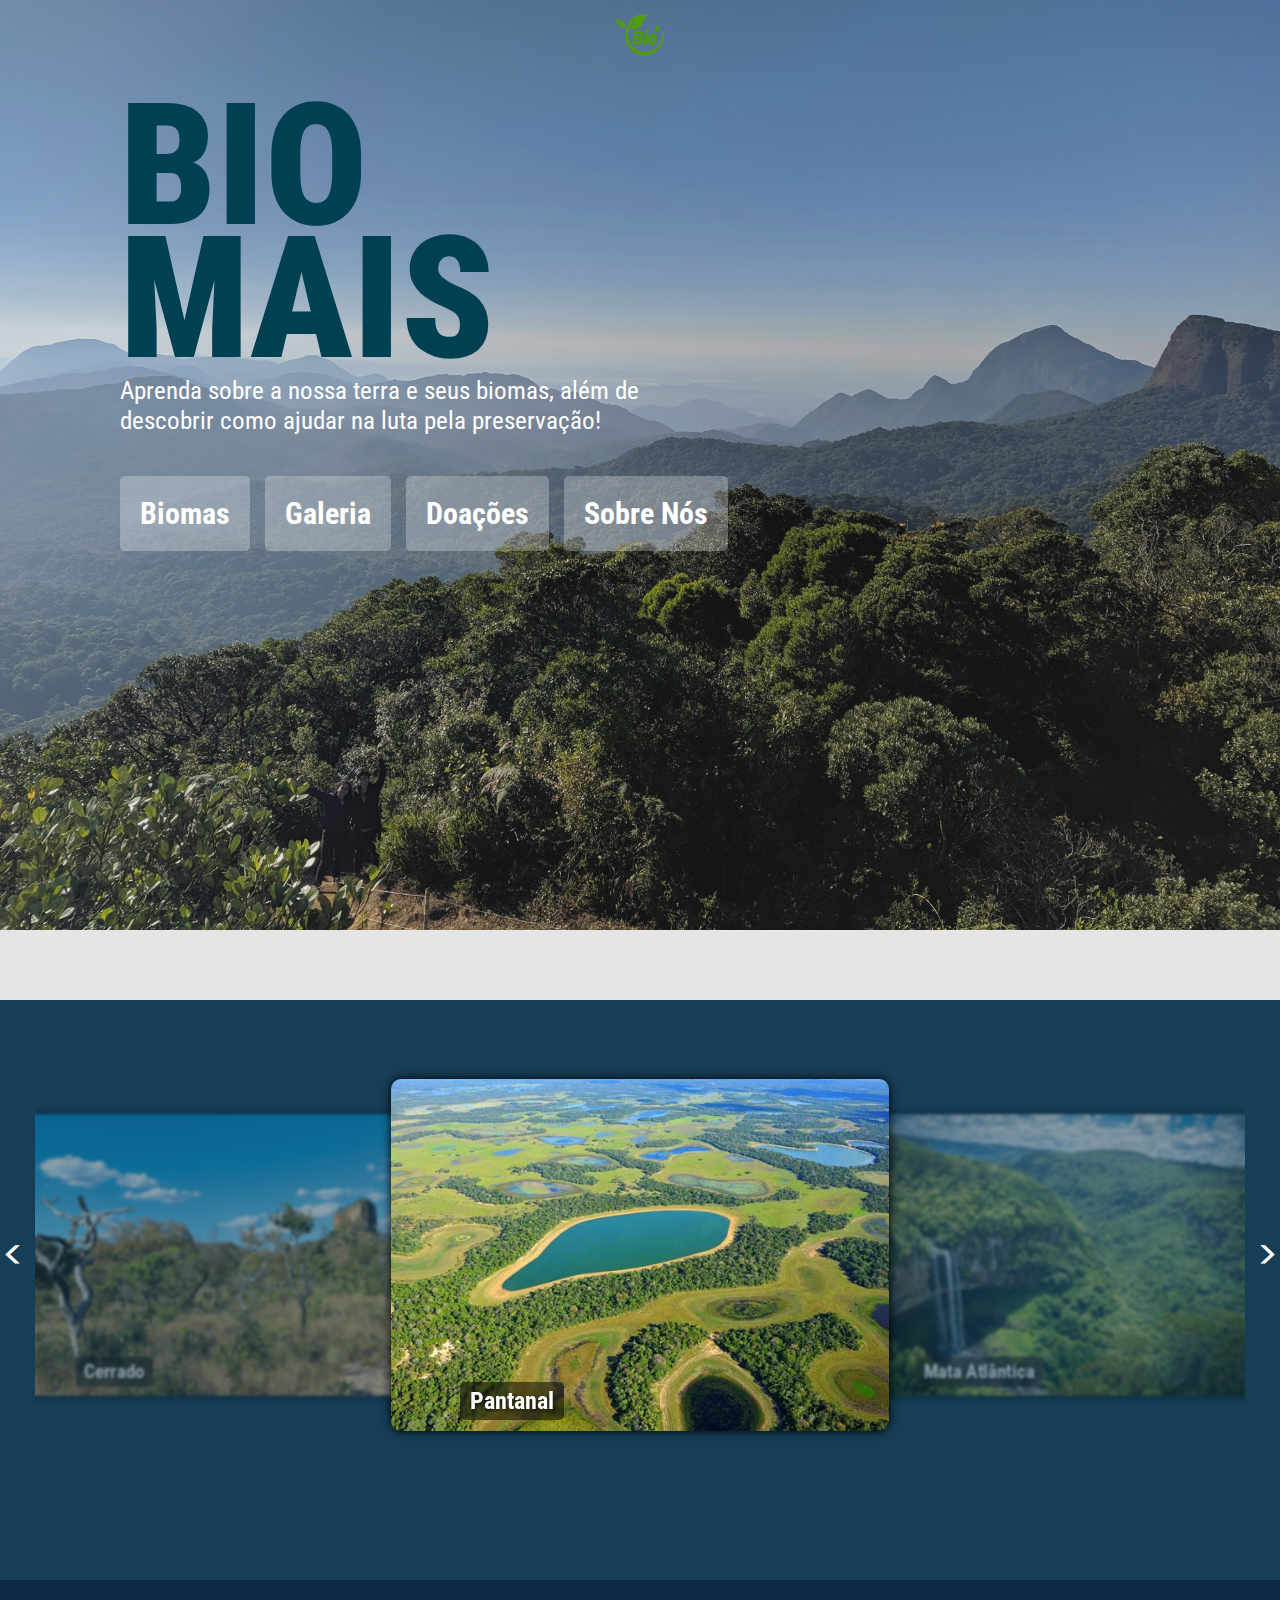
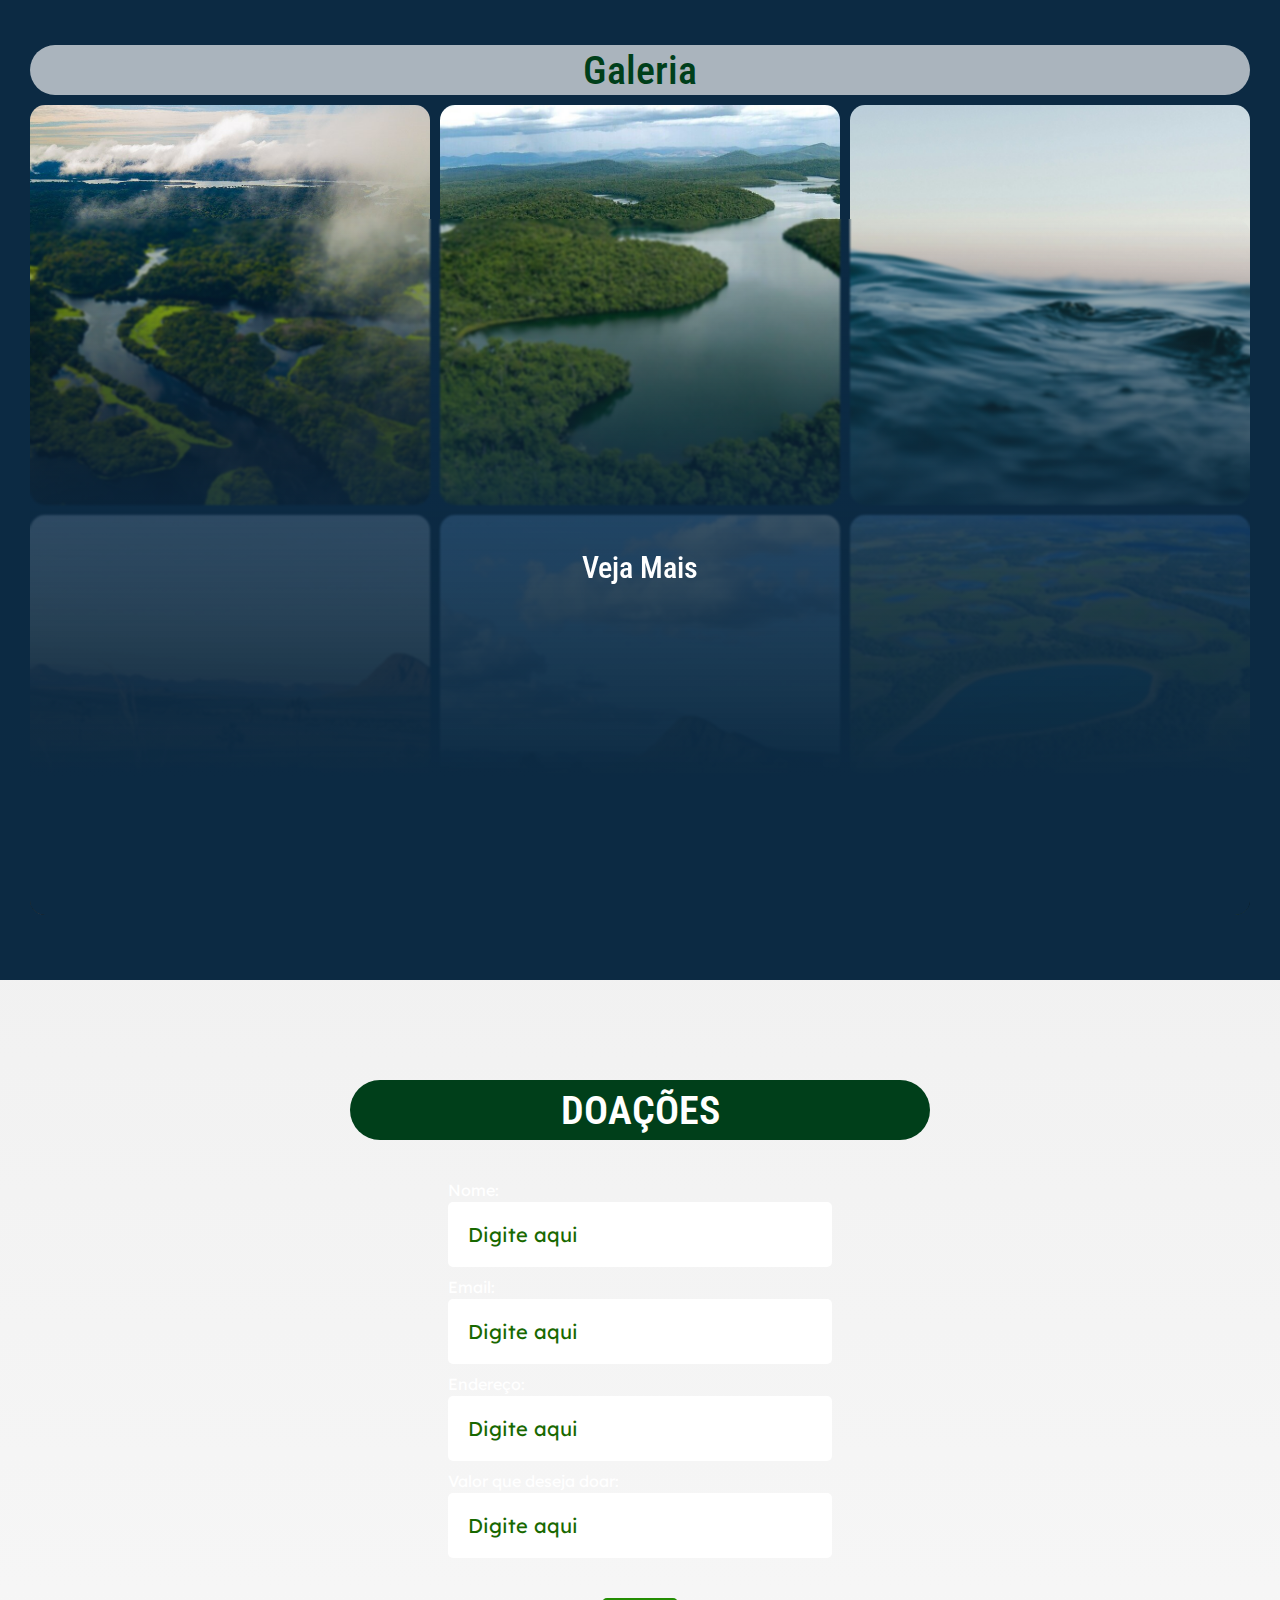
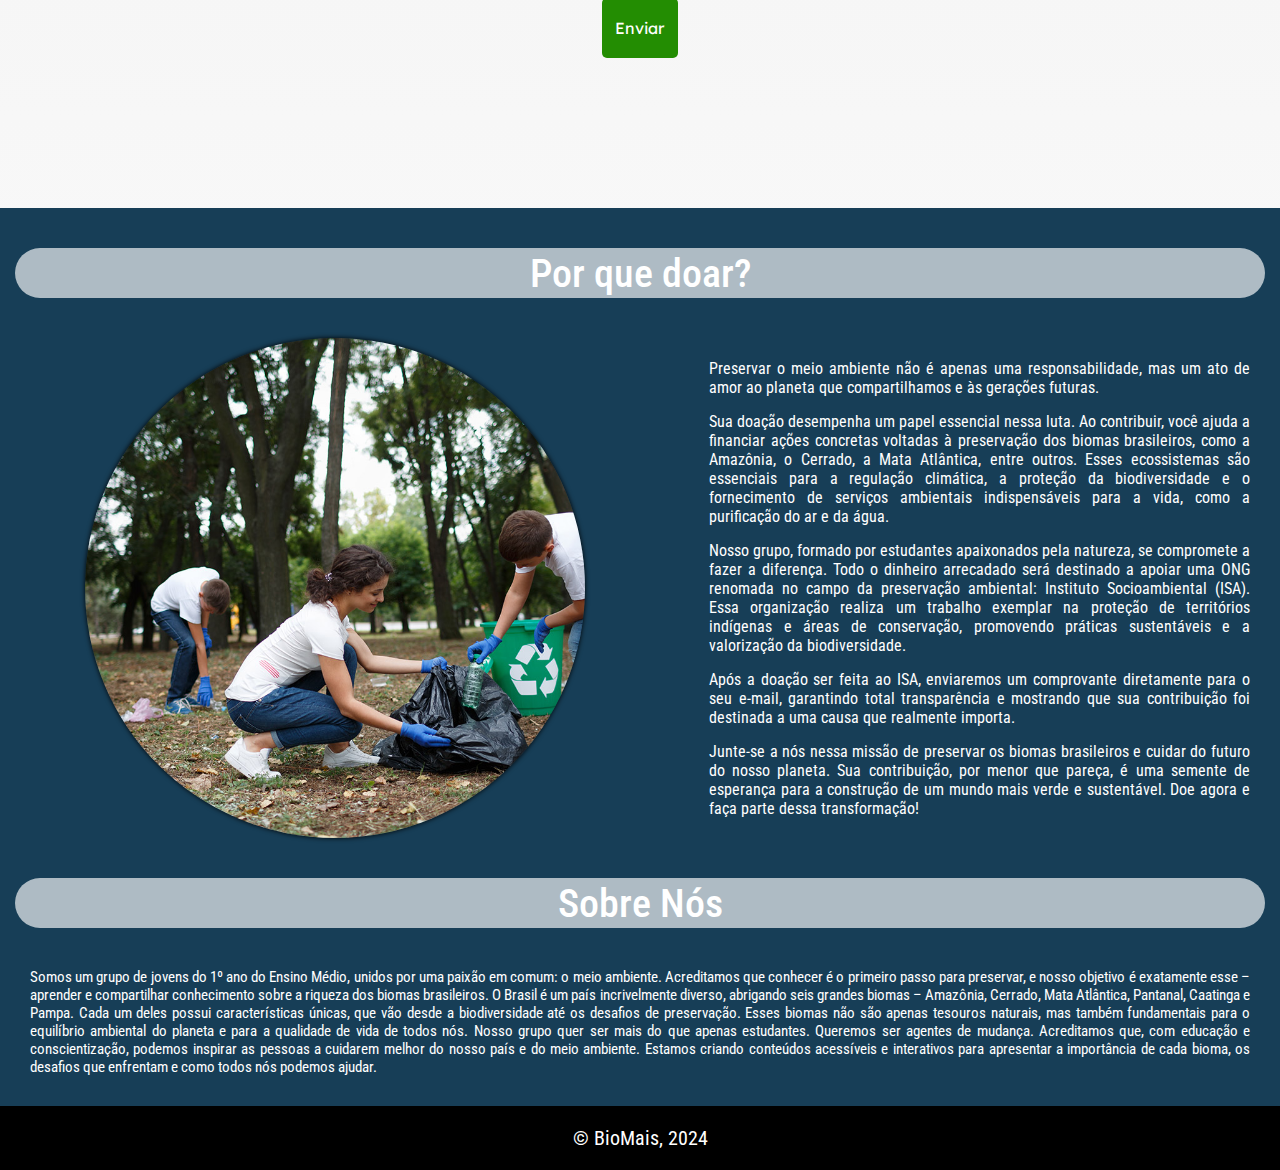
<file: index.html>
<!DOCTYPE html>
<html lang="pt-BR">

<head>
    <meta charset="UTF-8">
    <meta name="viewport" content="width=device-width, initial-scale=1.0">
    <link rel="shortcut icon" href="img/BioMais-icon.png" type="image/x-icon">
    <title>BioMais</title>
    <link rel="stylesheet" href="css/style.css">
</head>

<body>
    <div class="parallax">
        <!-- Navbar -->
        <nav class="navbar">
            <a href="#"><img src="img/BioMais-icon.png" width="25px"></a>
        </nav>

        <!-- Header -->
        <header class="header">
            <div class="container header-container">

                <h1>BIO <br> MAIS</h1>
                <p class="description">Aprenda sobre a nossa terra e seus biomas, além de descobrir como ajudar na luta
                    pela preservação! </p>
                <div class="info-boxes">
                    <div class="info-box">
                        <a href="#Biomas">
                            <h2>Biomas</h2>
                        </a>
                    </div>
                    <div class="info-box">
                        <a href="#galeriaVM">
                            <h2>Galeria</h2>
                        </a>
                    </div>
                    <div class="info-box">
                        <a href="#doacao">
                            <h2>Doações</h2>
                        </a>
                    </div>
                    <div class="info-box">
                        <a href="#SobreNos">
                            <h2>Sobre Nós</h2>
                        </a>
                    </div>
                </div>
            </div>

        </header>
        <div class="invisivel" id="Biomas"></div>
        <main>
            <!-- Carousel -->
            <div class="box">
                <section class="carousel" id="carousel">
                    
                    <button class="setas" onclick="moveSlide(-1)"><</button>
                    <div id="carousel-view">
                        <div id="carousel-container">
                            <div class="carousel-item" id="1">
                                <a href="pages/biomas/amazonia.html">
                                    <img src="img/amazonia.jpg" alt="Amazônia">
                                    <div class="bioma-name">Amazônia</div>
                                </a>
                                <div class="description">
                                </div>
                            </div>
                            <div class="carousel-item" id="2">
                                <a href="pages/biomas/cerrado.html">
                                    <img src="img/cerrado.jpg" alt="Cerrado">
                                    <div class="bioma-name">Cerrado</div>
                                </a>
                                <div class="description">
                                </div>
                            </div>
                            <div class="carousel-item" id="3">
                                <a href="pages/biomas/pantanal.html">
                                    <img src="img/pantanal.webp" alt="Pantanal">
                                    <div class="bioma-name">Pantanal</div>
                                </a>
                                <div class="description">
                                </div>
                            </div>
                            <div class="carousel-item" id="4">
                                <a href="pages/biomas/mataAtlantica.html">
                                    <img src="img/mataatlantica.jpg" alt="Mata Atlântica">
                                    <div class="bioma-name">Mata Atlântica</div>
                                </a>
                                <div class="description">
                                </div>
                            </div>
                            <div class="carousel-item" id="5">
                                <a href="pages/biomas/caatinga.html">
                                    <img src="img/caatinga.webp" alt="Caatinga">
                                    <div class="bioma-name">Caatinga</div>
                                </a>
                                <div class="description">
                                </div>
                            </div>
                            <div class="carousel-item" id="6">
                                <a href="pages/biomas/pampa.html">
                                    <img src="img/pampa.png" alt="Pampa">
                                    <div class="bioma-name">Pampa</div>
                                </a>
                                <div class="description">
                                </div>
                            </div>
                        </div>
                    </div>
                    <button class="setas" onclick="moveSlide(1)">></button>
                    
                </section>
                
                
                
                <div class="invisivel" id="galeriaVM"></div>
                
                <section class="galeriaVM-container">
                    
                    <div class="galeriaVM">
                        <h2 class="titulo" id="galeria">Galeria</h2>
                        <img src="img/galeria/amazonia.jpg">
                        <img src="img/galeria/mataatlantica2.jpg">
                        <img src="img/galeria/oceano.jpeg">
                        <img src="img/galeria/Cerrado(1).jpg">
                        <img src="img/galeria/pampa.jpg">
                        <img src="img/pantanal.webp">
                        
                        <div class="vejaMais">
                            <a href="pages/galeria.html">Veja Mais</a>
                        </div>
                    </div>
                </section>
                

            </div>
        </main>
        <div class="main2">


            <div class="invisivel" id="doacao"></div>
            <h2 class="titulo2">DOAÇÕES</h2>
            <section class="doacao-container">
                <form class="doacao-form">
                    <label for="nome">Nome:</label>
                    <input type="text" id="nome" placeholder="Digite aqui" required>
                    <label for="email">Email:</label>
                    <input type="email" id="email" placeholder="Digite aqui" required>
                    <label for="endereco">Endereço:</label>
                    <input type="text" id="endereco" placeholder="Digite aqui" required>
                    <label for="valor">Valor que deseja doar:</label>
                    <input type="number" id="valor" placeholder="Digite aqui" required>
                    <input type="submit" name="Enviar" value="Enviar" onclick="doacao()">
                </form>
            </section>

            

        </div>
        <main>

            <h2 class="porque">Por que doar?</h2>
            <div class="porqueDoar">
                <img src="img/doar.jpg" alt="">

                <div class="texto-porqueDoar">

                    <p>Preservar o meio ambiente não é apenas uma responsabilidade, mas um ato de amor ao planeta que compartilhamos e às gerações futuras. </p>

                    <p>Sua doação desempenha um papel essencial nessa luta. Ao contribuir, você ajuda a financiar ações concretas voltadas à preservação dos biomas brasileiros, como a Amazônia, o Cerrado, a Mata Atlântica, entre outros. Esses ecossistemas são essenciais para a regulação climática, a proteção da biodiversidade e o fornecimento de serviços ambientais indispensáveis para a vida, como a purificação do ar e da água.</p>
                    
                    <p>Nosso grupo, formado por estudantes apaixonados pela natureza, se compromete a fazer a diferença. Todo o dinheiro arrecadado será destinado a apoiar uma ONG renomada no campo da preservação ambiental: Instituto Socioambiental (ISA). Essa organização realiza um trabalho exemplar na proteção de territórios indígenas e áreas de conservação, promovendo práticas sustentáveis e a valorização da biodiversidade.</p>
                    
                    <p>Após a doação ser feita ao ISA, enviaremos um comprovante diretamente para o seu e-mail, garantindo total transparência e mostrando que sua contribuição foi destinada a uma causa que realmente importa.</p>
                    
                    <p>Junte-se a nós nessa missão de preservar os biomas brasileiros e cuidar do futuro do nosso planeta. Sua contribuição, por menor que pareça, é uma semente de esperança para a construção de um mundo mais verde e sustentável. Doe agora e faça parte dessa transformação!</p>
                </div>
            </div>
            
            
            <div class="sobre">
                
                <h2 class="titulo" id="SobreNos">Sobre Nós</h2>
                
                <div class="texto-container">
                    <div class="texto"><p>

                        Somos um grupo de jovens do 1º ano do Ensino Médio, unidos por uma paixão em comum: o meio ambiente. Acreditamos que conhecer é o primeiro passo para preservar, e nosso objetivo é exatamente esse – aprender e compartilhar conhecimento sobre a riqueza dos biomas brasileiros.
                        
                        O Brasil é um país incrivelmente diverso, abrigando seis grandes biomas – Amazônia, Cerrado, Mata Atlântica, Pantanal, Caatinga e Pampa. Cada um deles possui características únicas, que vão desde a biodiversidade até os desafios de preservação. Esses biomas não são apenas tesouros naturais, mas também fundamentais para o equilíbrio ambiental do planeta e para a qualidade de vida de todos nós.
                        
                        Nosso grupo quer ser mais do que apenas estudantes. Queremos ser agentes de mudança. Acreditamos que, com educação e conscientização, podemos inspirar as pessoas a cuidarem melhor do nosso país e do meio ambiente. Estamos criando conteúdos acessíveis e interativos para apresentar a importância de cada bioma, os desafios que enfrentam e como todos nós podemos ajudar.
                    </p>
                    </div>
                </div>
            </div>
            
        </main>


        <!-- Footer -->
        <footer>
            <p>&copy; BioMais, 2024</p>
        </footer>
    </div>

    <script src="script.js"></script>

</body>

</html>
</file>
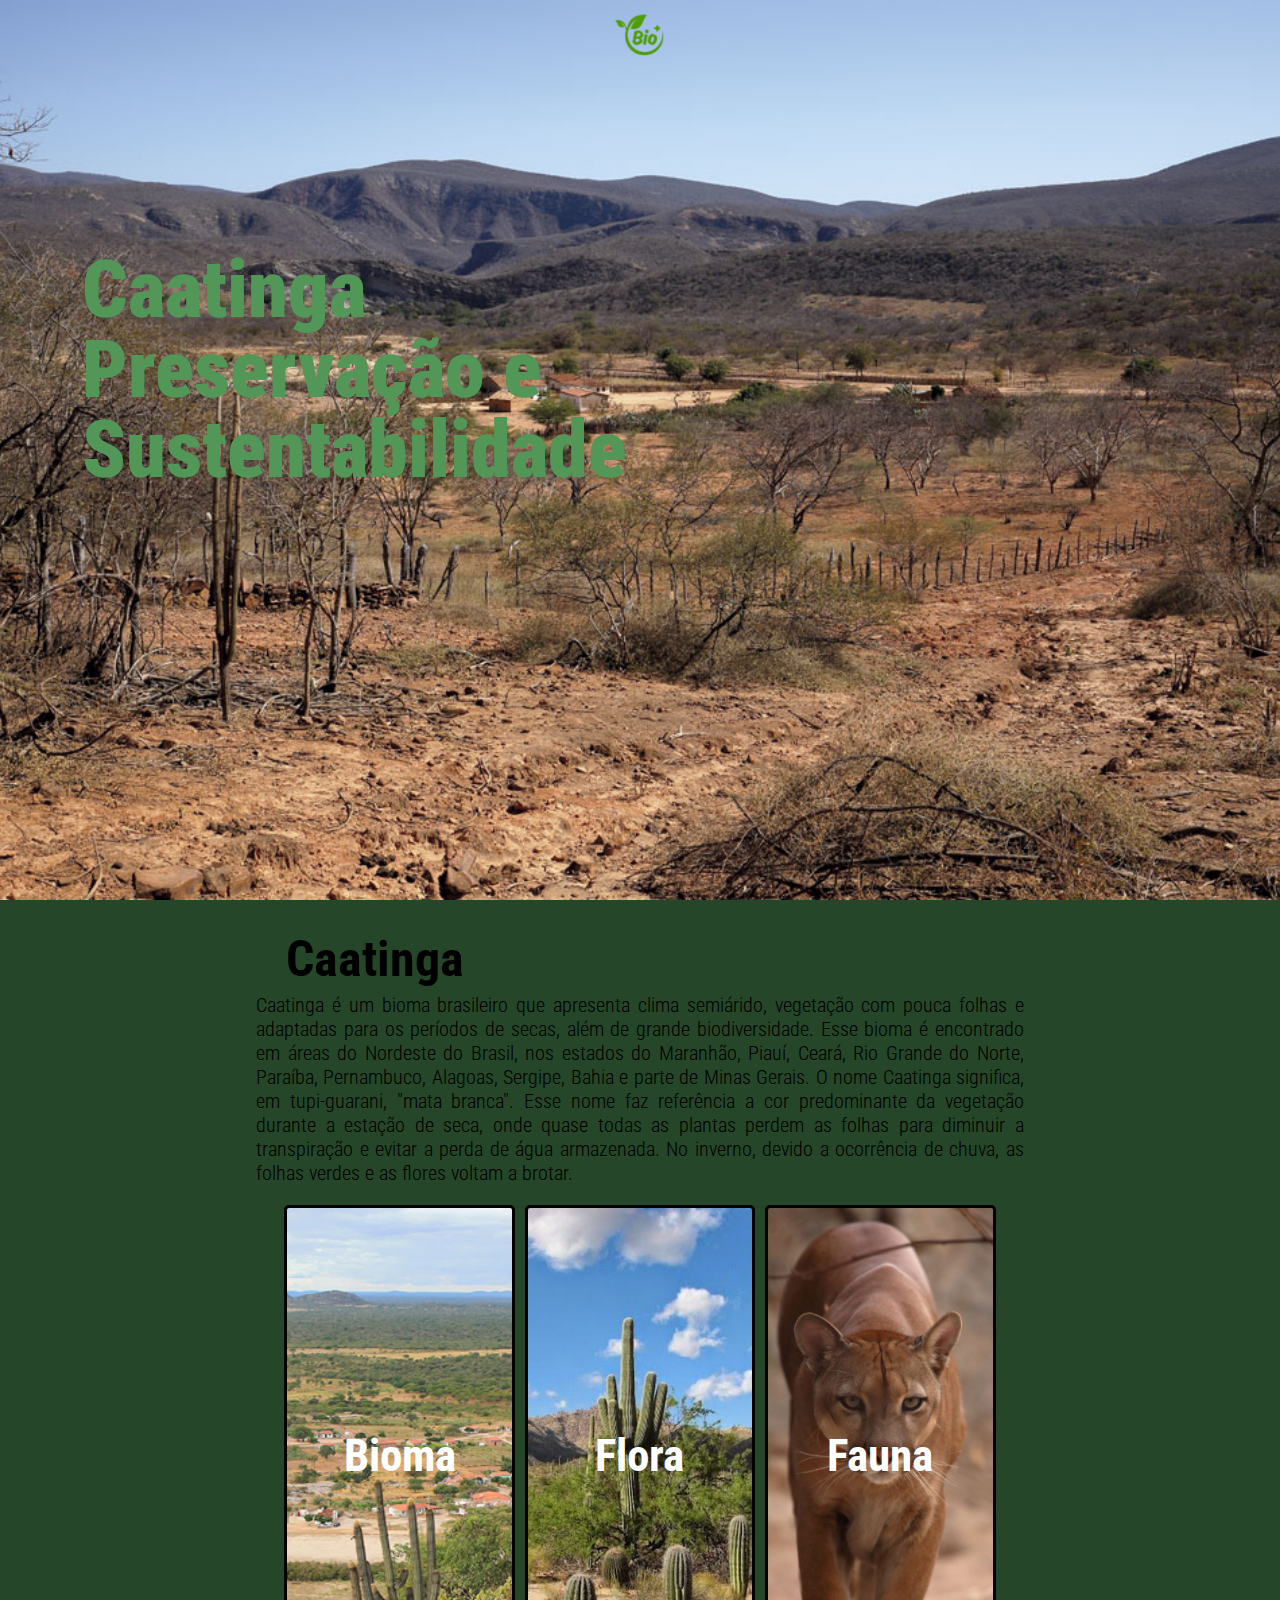
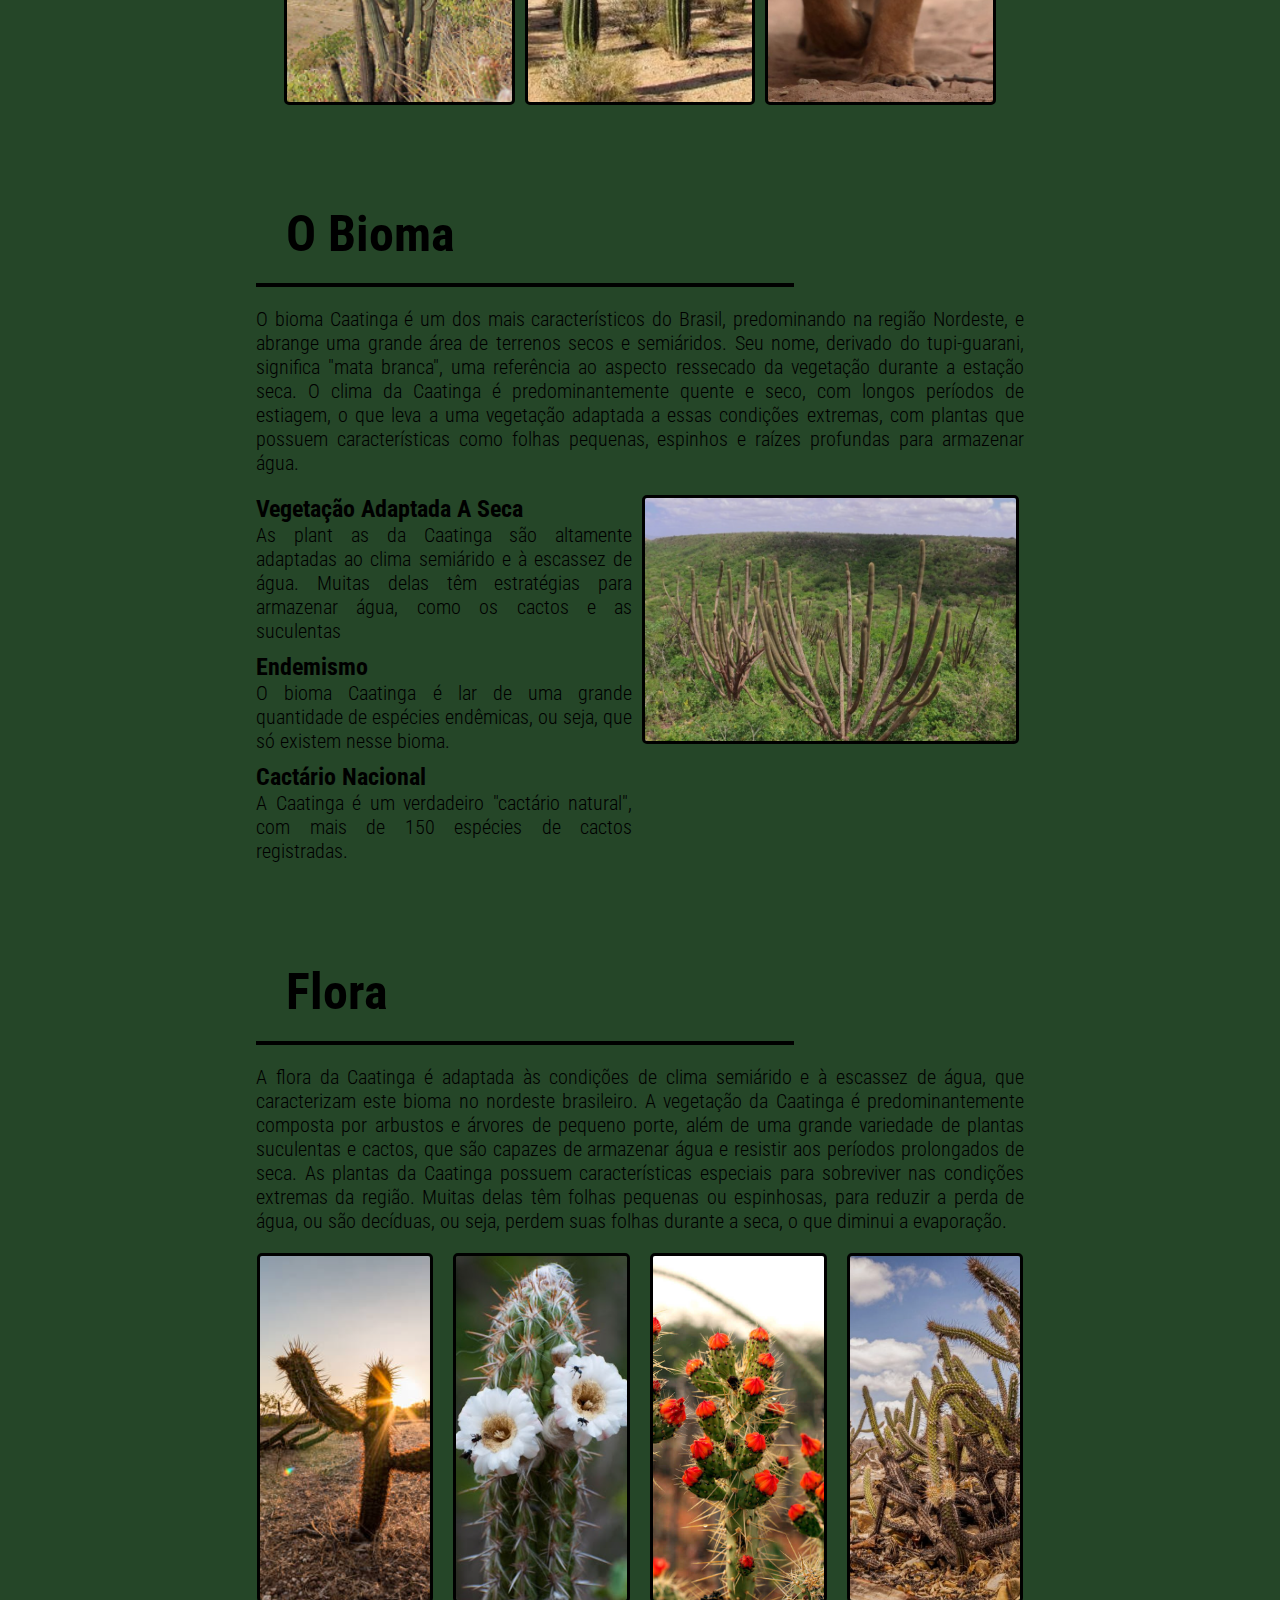
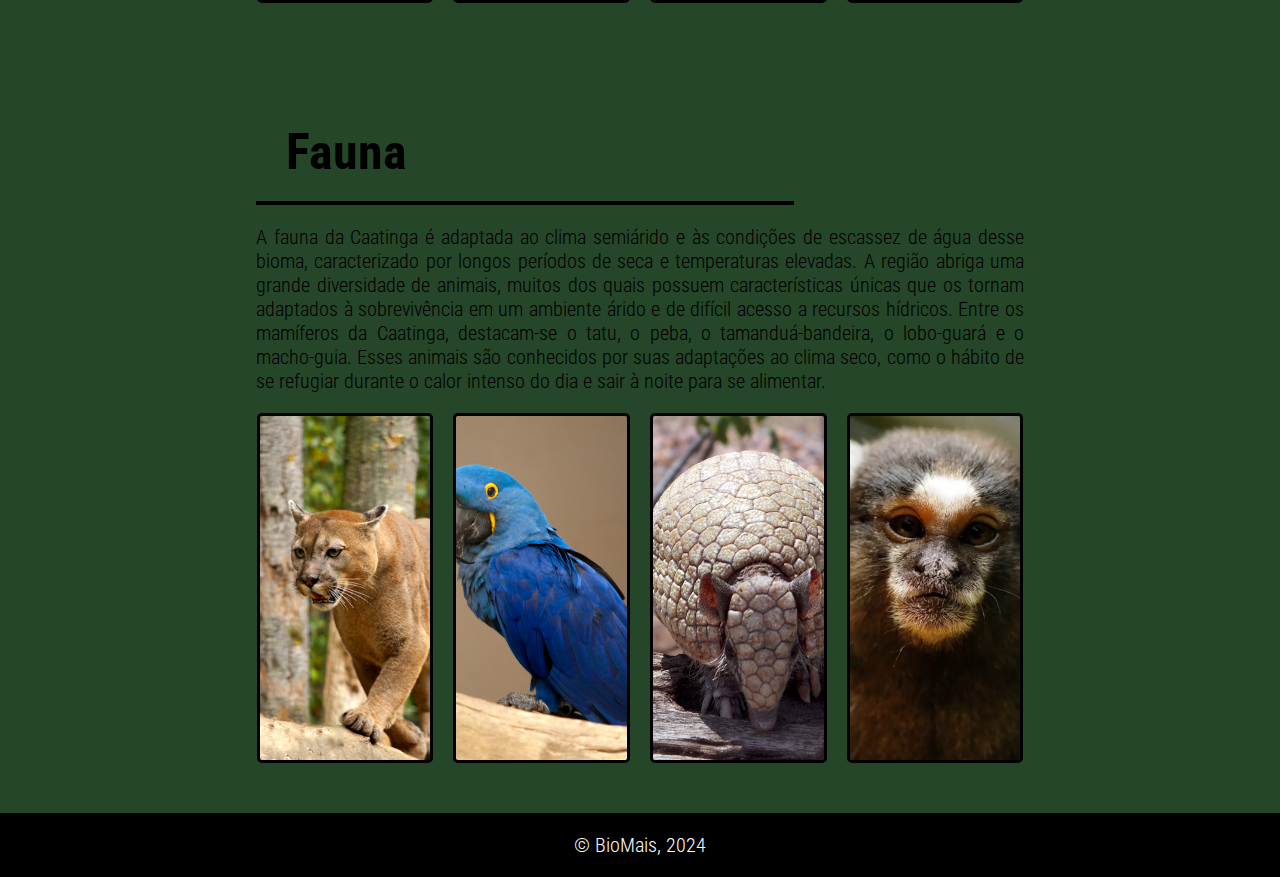
<file: pages/biomas/caatinga.html>
<!DOCTYPE html>
<html lang="en">

<head>
    <meta charset="UTF-8" />
    <meta name="viewport" content="width=device-width, initial-scale=1.0" />
    <link rel="shortcut icon" href="../../img/BioMais-icon.png" type="image/x-icon" />
    <title>BioMais</title>
    <link rel="stylesheet" href="../../css/style2.css" />
    <link rel="stylesheet" href="../../css/biomas.css" />
</head>
<style>
    .parallax {
        background: url(../../img/biomas/Caatinga/banner.png) no-repeat center fixed;
        background-size: cover;
    }
    .imgBFF:nth-child(1) {
        background-image: url(../../img/biomas/Caatinga/01.png);
        background-position: center;
        background-repeat: no-repeat;
        background-size: cover;
    }
    .imgBFF:nth-child(2) {
        background-image: url(../../img/biomas/Caatinga/02.png);
        background-position: center;
        background-repeat: no-repeat;
        background-size: cover;
    }
    .imgBFF:nth-child(3) {
        background-image: url(../../img/biomas/Caatinga/03.png);
        background-position: center;
        background-repeat: no-repeat;
        background-size: cover;
    }
</style>
<body>
    <div class="parallax">
        <nav class="navbar">
            <a href="../../index.html"><img src="../../img/BioMais-icon.png" width="25px" /></a>
        </nav>

        <header class="header">
            <h1>
                Caatinga <br>
                Preservação e <br>
                Sustentabilidade
            </h1>
        </header>

        <main>
            <h1>Caatinga</h1>
            <p>Caatinga é um bioma brasileiro que apresenta clima semiárido, vegetação com pouca folhas e adaptadas para
                os períodos de secas, além de grande biodiversidade.
                Esse bioma é encontrado em áreas do Nordeste do Brasil, nos estados do Maranhão, Piauí, Ceará, Rio
                Grande do Norte, Paraíba, Pernambuco, Alagoas, Sergipe, Bahia e parte de Minas Gerais.
                O nome Caatinga significa, em tupi-guarani, "mata branca". Esse nome faz referência a cor predominante
                da vegetação durante a estação de seca, onde quase todas as plantas perdem as folhas para diminuir a
                transpiração e evitar a perda de água armazenada. No inverno, devido a ocorrência de chuva, as folhas
                verdes e as flores voltam a brotar.</p>

            <section class="imgsBFF">
                <a href="#Bioma" class="imgBFF">
                    <h2>Bioma</h2>
                </a>
                <a href="#Flora" class="imgBFF">
                    <h2>Flora</h2>
                </a>
                <a href="#Fauna" class="imgBFF">
                    <h2>Fauna</h2>
                </a>
            </section>

            <div class="invisivel" id="Bioma"></div>
            <h1>O Bioma</h1>
            <hr>
            <p>O bioma Caatinga é um dos mais característicos do Brasil, predominando na região Nordeste, e abrange uma
                grande área de terrenos secos e semiáridos. Seu nome, derivado do tupi-guarani, significa "mata branca",
                uma referência ao aspecto ressecado da vegetação durante a estação seca. O clima da Caatinga é
                predominantemente quente e seco, com longos períodos de estiagem, o que leva a uma vegetação adaptada a
                essas condições extremas, com plantas que possuem características como folhas pequenas, espinhos e
                raízes profundas para armazenar água.</p>
            <section class="biomaDescription">
                <div class="biomaDescription-text">
                    <h2>Vegetação Adaptada A Seca</h2>
                    <p>As plant as da Caatinga são altamente adaptadas ao clima semiárido e à escassez de água. Muitas
                        delas têm estratégias para armazenar água, como os cactos e as suculentas</p>
                </div>
                <div class="biomaDescription-text">
                    <h2>Endemismo</h2>
                    <p>O bioma Caatinga é lar de uma grande quantidade de espécies endêmicas, ou seja, que só existem
                        nesse bioma.</p>
                </div>
                <div class="biomaDescription-text">
                    <h2>Cactário Nacional</h2>
                    <p>A Caatinga é um verdadeiro "cactário natural", com mais de 150 espécies de cactos registradas.
                    </p>
                </div>
                <img src="../../img/biomas/Caatinga/04.png">
            </section>

            <div class="invisivel" id="Flora"></div>
            <h1>Flora</h1>
            <hr>
            <p>A flora da Caatinga é adaptada às condições de clima semiárido e à escassez de água, que caracterizam
                este bioma no nordeste brasileiro. A vegetação da Caatinga é predominantemente composta por arbustos e
                árvores de pequeno porte, além de uma grande variedade de plantas suculentas e cactos, que são capazes
                de armazenar água e resistir aos períodos prolongados de seca.
                As plantas da Caatinga possuem características especiais para sobreviver nas condições extremas da
                região. Muitas delas têm folhas pequenas ou espinhosas, para reduzir a perda de água, ou são decíduas,
                ou seja, perdem suas folhas durante a seca, o que diminui a evaporação.
            </p>
            <section class="flora-faunaImgs">
                <img src="../../img/biomas/Caatinga/05.png">
                <img src="../../img/biomas/Caatinga/06.png">
                <img src="../../img/biomas/Caatinga/07.png">
                <img src="../../img/biomas/Caatinga/08.png">
            </section>

            <div class="invisivel" id="Fauna"></div>
            <h1>Fauna</h1>
            <hr>
            <p>A fauna da Caatinga é adaptada ao clima semiárido e às condições de escassez de água desse bioma,
                caracterizado por longos períodos de seca e temperaturas elevadas. A região abriga uma grande
                diversidade de animais, muitos dos quais possuem características únicas que os tornam adaptados à
                sobrevivência em um ambiente árido e de difícil acesso a recursos hídricos.
                Entre os mamíferos da Caatinga, destacam-se o tatu, o peba, o tamanduá-bandeira, o lobo-guará e o
                macho-guia. Esses animais são conhecidos por suas adaptações ao clima seco, como o hábito de se refugiar
                durante o calor intenso do dia e sair à noite para se alimentar.
            </p>
            <section class="flora-faunaImgs">
                <img src="../../img/biomas/Caatinga/09.png">
                <img src="../../img/biomas/Caatinga/10.png">
                <img src="../../img/biomas/Caatinga/11.png">
                <img src="../../img/biomas/Caatinga/12.png">
            </section>
        </main>

        <footer>
            <p>&copy; BioMais, 2024</p>
        </footer>
    </div>
</body>

</html>
</file>
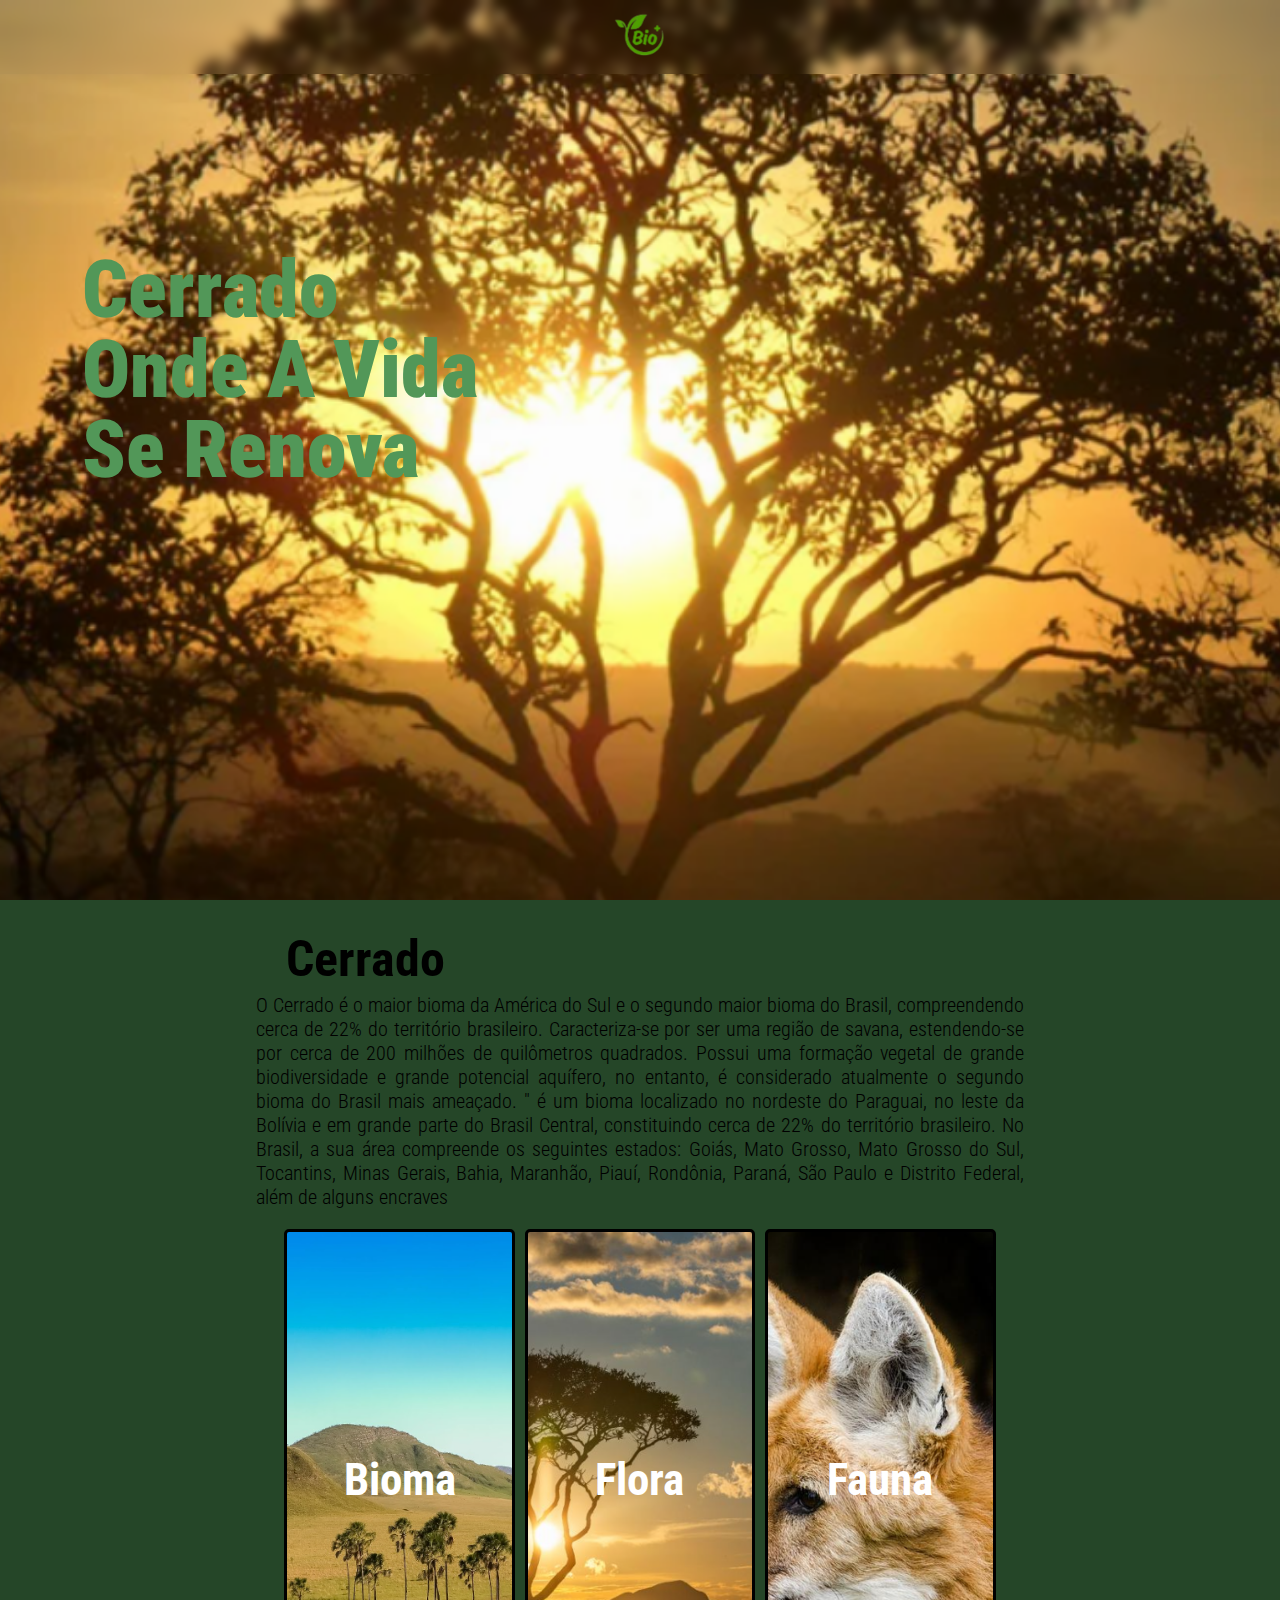
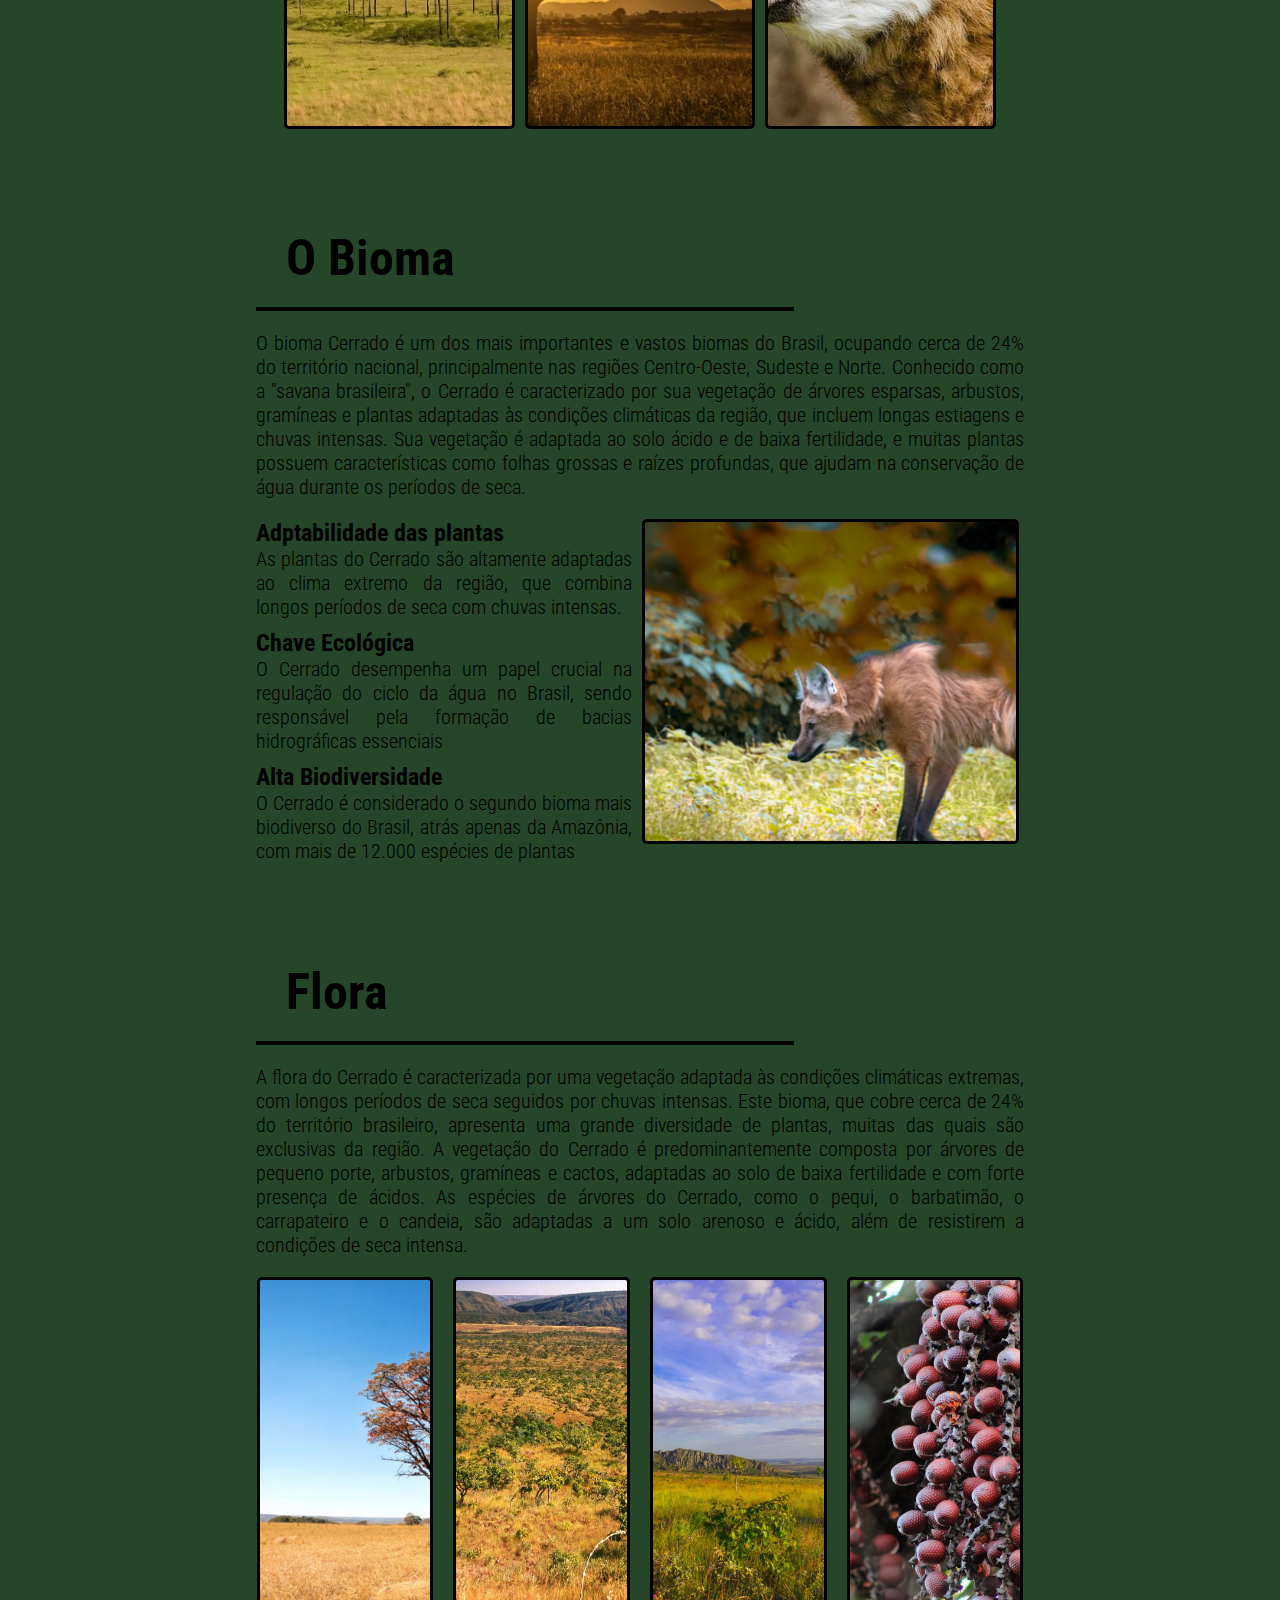
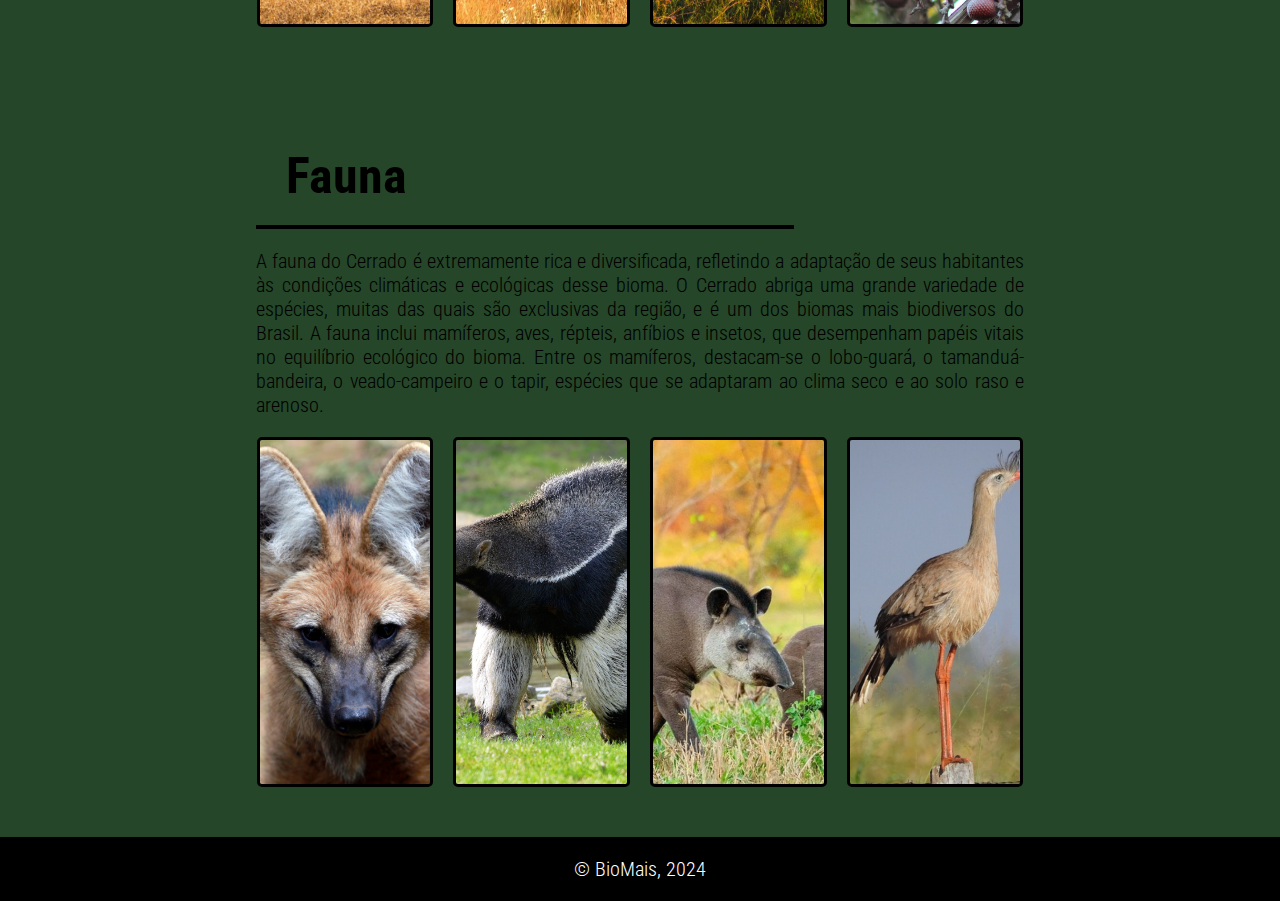
<file: pages/biomas/cerrado.html>
<!DOCTYPE html>
<html lang="en">

<head>
    <meta charset="UTF-8" />
    <meta name="viewport" content="width=device-width, initial-scale=1.0" />
    <link rel="shortcut icon" href="../../img/BioMais-icon.png" type="image/x-icon" />
    <title>BioMais</title>
    <link rel="stylesheet" href="../../css/style2.css" />
    <link rel="stylesheet" href="../../css/biomas.css" />
</head>
<style>
    .parallax {
        background: url(../../img/biomas/Cerrado/banner.png) no-repeat center fixed;
        background-size: cover;
    }
    .imgBFF:nth-child(1) {
        background-image: url(../../img/biomas/Cerrado/01.png);
        background-position: center;
        background-repeat: no-repeat;
        background-size: cover;
    }
    .imgBFF:nth-child(2) {
        background-image: url(../../img/biomas/Cerrado/02.png);
        background-position: center;
        background-repeat: no-repeat;
        background-size: cover;
    }
    .imgBFF:nth-child(3) {
        background-image: url(../../img/biomas/Cerrado/03.png);
        background-position: center;
        background-repeat: no-repeat;
        background-size: cover;
    }
</style>
<body>
    <div class="parallax">
        <nav class="navbar">
            <a href="../../index.html"><img src="../../img/BioMais-icon.png" width="25px" /></a>
        </nav>

        <header class="header">
            <h1>
                Cerrado <br>
                Onde A Vida <br>
                Se Renova
            </h1>
        </header>

        <main>
            <h1>Cerrado</h1>
            <p>O Cerrado é o maior bioma da América do Sul e o segundo maior bioma do Brasil, compreendendo cerca de 22%
                do território brasileiro. Caracteriza-se por ser uma região de savana, estendendo-se por cerca de 200
                milhões de quilômetros quadrados. Possui uma formação vegetal de grande biodiversidade e grande
                potencial aquífero, no entanto, é considerado atualmente o segundo bioma do Brasil mais ameaçado. " é um
                bioma localizado no nordeste do Paraguai, no leste da Bolívia e em grande parte do Brasil Central,
                constituindo cerca de 22% do território brasileiro. No Brasil, a sua área compreende os seguintes
                estados: Goiás, Mato Grosso, Mato Grosso do Sul, Tocantins, Minas Gerais, Bahia, Maranhão, Piauí,
                Rondônia, Paraná, São Paulo e Distrito Federal, além de alguns encraves
            </p>

            <section class="imgsBFF">
                <a href="#Bioma" class="imgBFF">
                    <h2>Bioma</h2>
                </a>
                <a href="#Flora" class="imgBFF">
                    <h2>Flora</h2>
                </a>
                <a href="#Fauna" class="imgBFF">
                    <h2>Fauna</h2>
                </a>
            </section>

            <div class="invisivel" id="Bioma"></div>
            <h1>O Bioma</h1>
            <hr>
            <p>O bioma Cerrado é um dos mais importantes e vastos biomas do Brasil, ocupando cerca de 24% do território nacional, principalmente nas regiões Centro-Oeste, Sudeste e Norte. Conhecido como a "savana brasileira", o Cerrado é caracterizado por sua vegetação de árvores esparsas, arbustos, gramíneas e plantas adaptadas às condições climáticas da região, que incluem longas estiagens e chuvas intensas. Sua vegetação é adaptada ao solo ácido e de baixa fertilidade, e muitas plantas possuem características como folhas grossas e raízes profundas, que ajudam na conservação de água durante os períodos de seca.</p>
            <section class="biomaDescription">
                <div class="biomaDescription-text">
                    <h2>Adptabilidade das plantas</h2>
                    <p>As plantas do Cerrado são altamente adaptadas ao clima extremo da região, que combina longos períodos de seca com chuvas intensas.</p>
                </div>
                <div class="biomaDescription-text">
                    <h2>Chave Ecológica</h2>
                    <p>O Cerrado desempenha um papel crucial na regulação do ciclo da água no Brasil, sendo responsável pela formação de bacias hidrográficas essenciais</p>
                </div>
                <div class="biomaDescription-text">
                    <h2>Alta Biodiversidade</h2>
                    <p>O Cerrado é considerado o segundo bioma mais biodiverso do Brasil, atrás apenas da Amazônia, com mais de 12.000 espécies de plantas
                    </p>
                </div>
                <img src="../../img/biomas/Cerrado/04.png">
            </section>

            <div class="invisivel" id="Flora"></div>
            <h1>Flora</h1>
            <hr>
            <p>A flora do Cerrado é caracterizada por uma vegetação adaptada às condições climáticas extremas, com longos períodos de seca seguidos por chuvas intensas. Este bioma, que cobre cerca de 24% do território brasileiro, apresenta uma grande diversidade de plantas, muitas das quais são exclusivas da região. A vegetação do Cerrado é predominantemente composta por árvores de pequeno porte, arbustos, gramíneas e cactos, adaptadas ao solo de baixa fertilidade e com forte presença de ácidos.
                As espécies de árvores do Cerrado, como o pequi, o barbatimão, o carrapateiro e o candeia, são adaptadas a um solo arenoso e ácido, além de resistirem a condições de seca intensa.
                
                </p>
            <section class="flora-faunaImgs">
                <img src="../../img/biomas/Cerrado/05.png">
                <img src="../../img/biomas/Cerrado/06.png">
                <img src="../../img/biomas/Cerrado/07.png">
                <img src="../../img/biomas/Cerrado/08.png">
            </section>

            <div class="invisivel" id="Fauna"></div>
            <h1>Fauna</h1>
            <hr>
            <p>A fauna do Cerrado é extremamente rica e diversificada, refletindo a adaptação de seus habitantes às condições climáticas e ecológicas desse bioma. O Cerrado abriga uma grande variedade de espécies, muitas das quais são exclusivas da região, e é um dos biomas mais biodiversos do Brasil. A fauna inclui mamíferos, aves, répteis, anfíbios e insetos, que desempenham papéis vitais no equilíbrio ecológico do bioma.
                Entre os mamíferos, destacam-se o lobo-guará, o tamanduá-bandeira, o veado-campeiro e o tapir, espécies que se adaptaram ao clima seco e ao solo raso e arenoso.
                </p>
            <section class="flora-faunaImgs">
                <img src="../../img/biomas/Cerrado/09.png">
                <img src="../../img/biomas/Cerrado/10.png">
                <img src="../../img/biomas/Cerrado/11.png">
                <img src="../../img/biomas/Cerrado/12.png">
            </section>
        </main>

        <footer>
            <p>&copy; BioMais, 2024</p>
        </footer>
    </div>
</body>

</html>
</file>
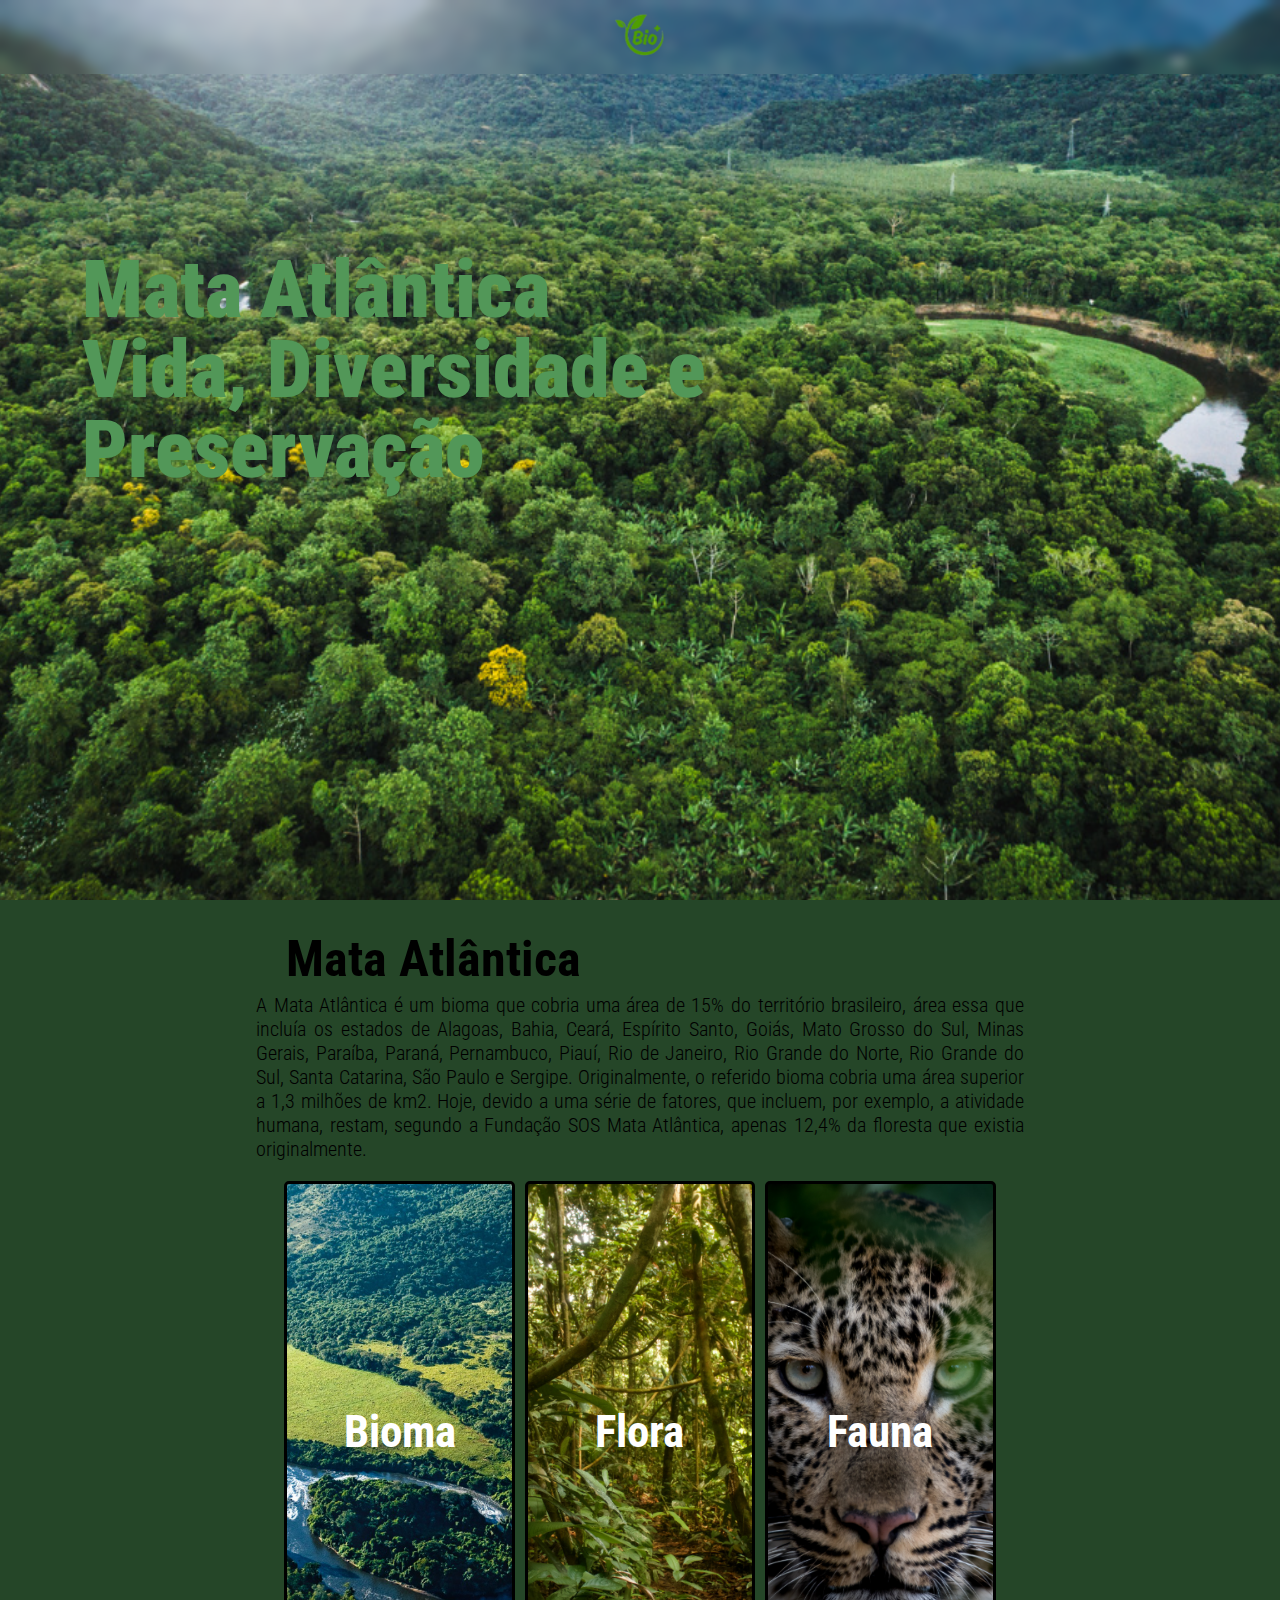
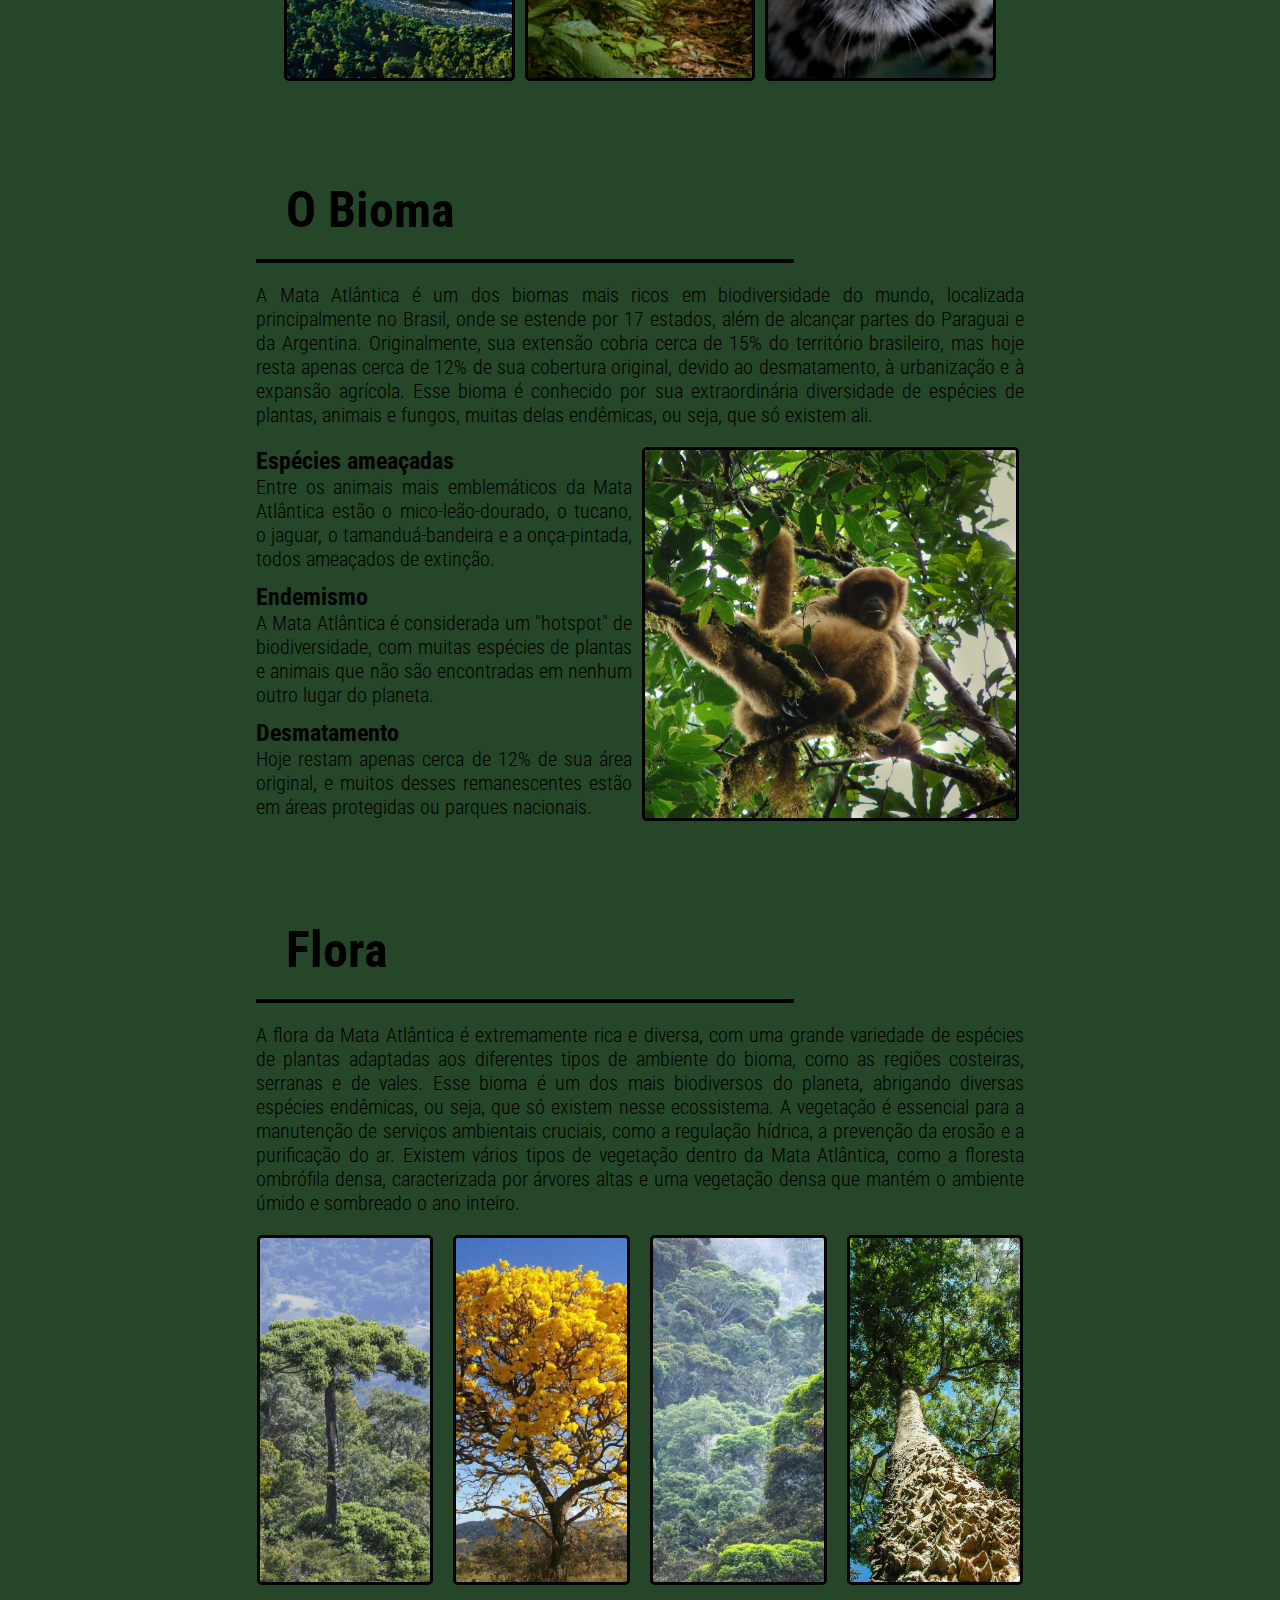
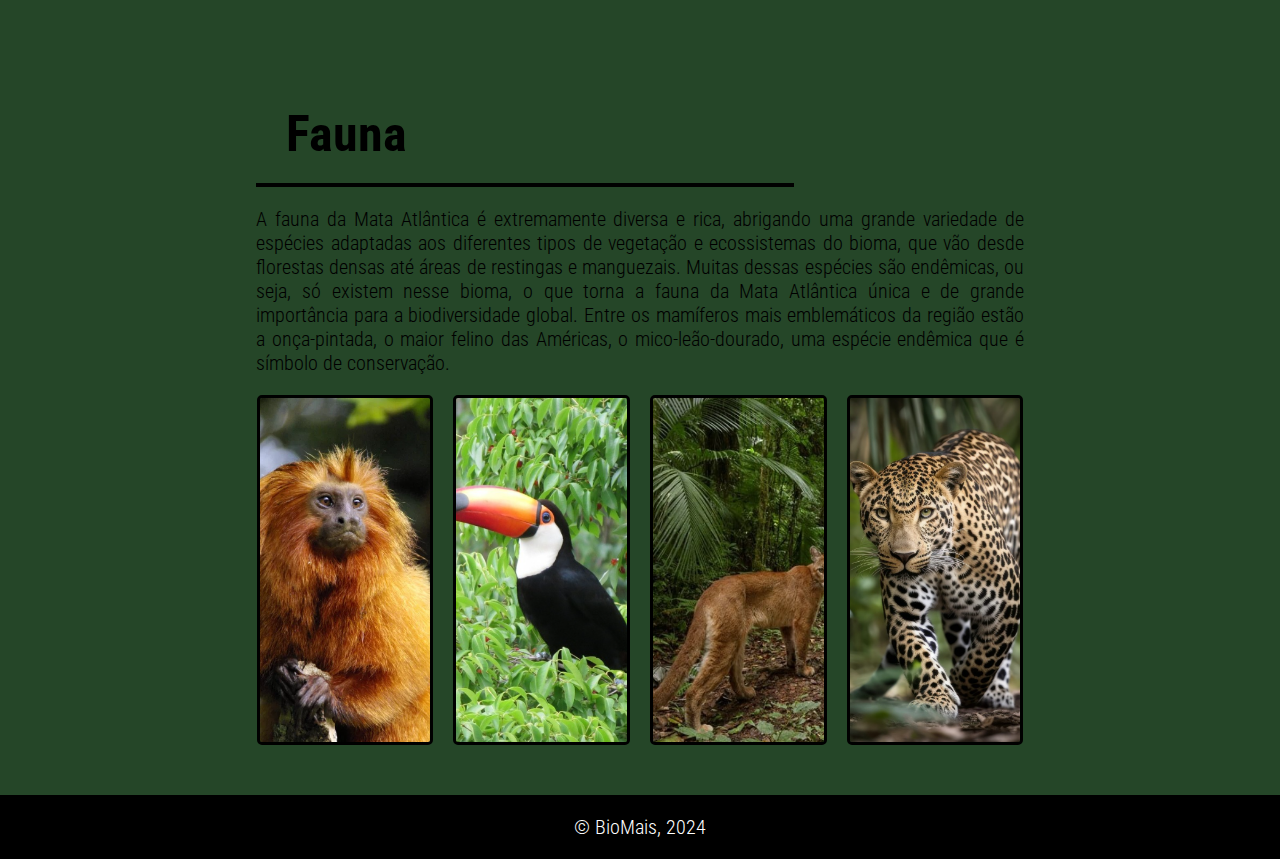
<file: pages/biomas/mataAtlantica.html>
<!DOCTYPE html>
<html lang="en">

<head>
    <meta charset="UTF-8" />
    <meta name="viewport" content="width=device-width, initial-scale=1.0" />
    <link rel="shortcut icon" href="../../img/BioMais-icon.png" type="image/x-icon" />
    <title>BioMais</title>
    <link rel="stylesheet" href="../../css/style2.css" />
    <link rel="stylesheet" href="../../css/biomas.css" />
</head>
<style>
    .parallax {
        background: url(../../img/biomas/Atlantica/banner.png) no-repeat center fixed;
        background-size: cover;
    }
    .imgBFF:nth-child(1) {
        background-image: url(../../img/biomas/Atlantica/01.png);
        background-position: center;
        background-repeat: no-repeat;
        background-size: cover;
    }
    .imgBFF:nth-child(2) {
        background-image: url(../../img/biomas/Atlantica/02.png);
        background-position: center;
        background-repeat: no-repeat;
        background-size: cover;
    }
    .imgBFF:nth-child(3) {
        background-image: url(../../img/biomas/Atlantica/03.png);
        background-position: center;
        background-repeat: no-repeat;
        background-size: cover;
    }
</style>
<body>
    <div class="parallax">
        <nav class="navbar">
            <a href="../../index.html"><img src="../../img/BioMais-icon.png" width="25px" /></a>
        </nav>

        <header class="header">
            <h1>
                Mata Atlântica <br>
                Vida, Diversidade e <br>
                 Preservação
            </h1>
        </header>

        <main>
            <h1>Mata Atlântica</h1>
            <p>A Mata Atlântica é um bioma que cobria uma área de 15% do território brasileiro, área essa que incluía os estados de Alagoas, Bahia, Ceará, Espírito Santo, Goiás, Mato Grosso do Sul, Minas Gerais, Paraíba, Paraná, Pernambuco, Piauí, Rio de Janeiro, Rio Grande do Norte, Rio Grande do Sul, Santa Catarina, São Paulo e Sergipe. Originalmente, o referido bioma cobria uma área superior a 1,3 milhões de km2. Hoje, devido a uma série de fatores, que incluem, por exemplo, a atividade humana, restam, segundo a Fundação SOS Mata Atlântica, apenas 12,4% da floresta que existia originalmente.
            </p>

            <section class="imgsBFF">
                <a href="#Bioma" class="imgBFF">
                    <h2>Bioma</h2>
                </a>
                <a href="#Flora" class="imgBFF">
                    <h2>Flora</h2>
                </a>
                <a href="#Fauna" class="imgBFF">
                    <h2>Fauna</h2>
                </a>
            </section>

            <div class="invisivel" id="Bioma"></div>
            <h1>O Bioma</h1>
            <hr>
            <p>A Mata Atlântica é um dos biomas mais ricos em biodiversidade do mundo, localizada principalmente no Brasil, onde se estende por 17 estados, além de alcançar partes do Paraguai e da Argentina. Originalmente, sua extensão cobria cerca de 15% do território brasileiro, mas hoje resta apenas cerca de 12% de sua cobertura original, devido ao desmatamento, à urbanização e à expansão agrícola. Esse bioma é conhecido por sua extraordinária diversidade de espécies de plantas, animais e fungos, muitas delas endêmicas, ou seja, que só existem ali.</p>
            <section class="biomaDescription">
                <div class="biomaDescription-text">
                    <h2>Espécies ameaçadas</h2>
                    <p>Entre os animais mais emblemáticos da Mata Atlântica estão o mico-leão-dourado, o tucano, o jaguar, o tamanduá-bandeira e a onça-pintada, todos ameaçados de extinção. </p>
                </div>
                <div class="biomaDescription-text">
                    <h2>Endemismo</h2>
                    <p>A Mata Atlântica é considerada um "hotspot" de biodiversidade, com muitas espécies de plantas e animais que não são encontradas em nenhum outro lugar do planeta.</p>
                </div>
                <div class="biomaDescription-text">
                    <h2>Desmatamento</h2>
                    <p>Hoje restam apenas cerca de 12% de sua área original, e muitos desses remanescentes estão em áreas protegidas ou parques nacionais.</p>
                </div>
                <img src="../../img/biomas/Atlantica/04.png">
            </section>

            <div class="invisivel" id="Flora"></div>
            <h1>Flora</h1>
            <hr>
            <p>A flora da Mata Atlântica é extremamente rica e diversa, com uma grande variedade de espécies de plantas adaptadas aos diferentes tipos de ambiente do bioma, como as regiões costeiras, serranas e de vales. Esse bioma é um dos mais biodiversos do planeta, abrigando diversas espécies endêmicas, ou seja, que só existem nesse ecossistema. A vegetação é essencial para a manutenção de serviços ambientais cruciais, como a regulação hídrica, a prevenção da erosão e a purificação do ar.
                Existem vários tipos de vegetação dentro da Mata Atlântica, como a floresta ombrófila densa, caracterizada por árvores altas e uma vegetação densa que mantém o ambiente úmido e sombreado o ano inteiro.
                </p>
            <section class="flora-faunaImgs">
                <img src="../../img/biomas/Atlantica/05.png">
                <img src="../../img/biomas/Atlantica/06.png">
                <img src="../../img/biomas/Atlantica/07.png">
                <img src="../../img/biomas/Atlantica/08.png">
            </section>

            <div class="invisivel" id="Fauna"></div>
            <h1>Fauna</h1>
            <hr>
            <p>A fauna da Mata Atlântica é extremamente diversa e rica, abrigando uma grande variedade de espécies adaptadas aos diferentes tipos de vegetação e ecossistemas do bioma, que vão desde florestas densas até áreas de restingas e manguezais. Muitas dessas espécies são endêmicas, ou seja, só existem nesse bioma, o que torna a fauna da Mata Atlântica única e de grande importância para a biodiversidade global.
                Entre os mamíferos mais emblemáticos da região estão a onça-pintada, o maior felino das Américas, o mico-leão-dourado, uma espécie endêmica que é símbolo de conservação.
                </p>
            <section class="flora-faunaImgs">
                <img src="../../img/biomas/Atlantica/09.png">
                <img src="../../img/biomas/Atlantica/10.png">
                <img src="../../img/biomas/Atlantica/11.png">
                <img src="../../img/biomas/Atlantica/12.png">
            </section>
        </main>

        <footer>
            <p>&copy; BioMais, 2024</p>
        </footer>
    </div>
</body>

</html>
</file>
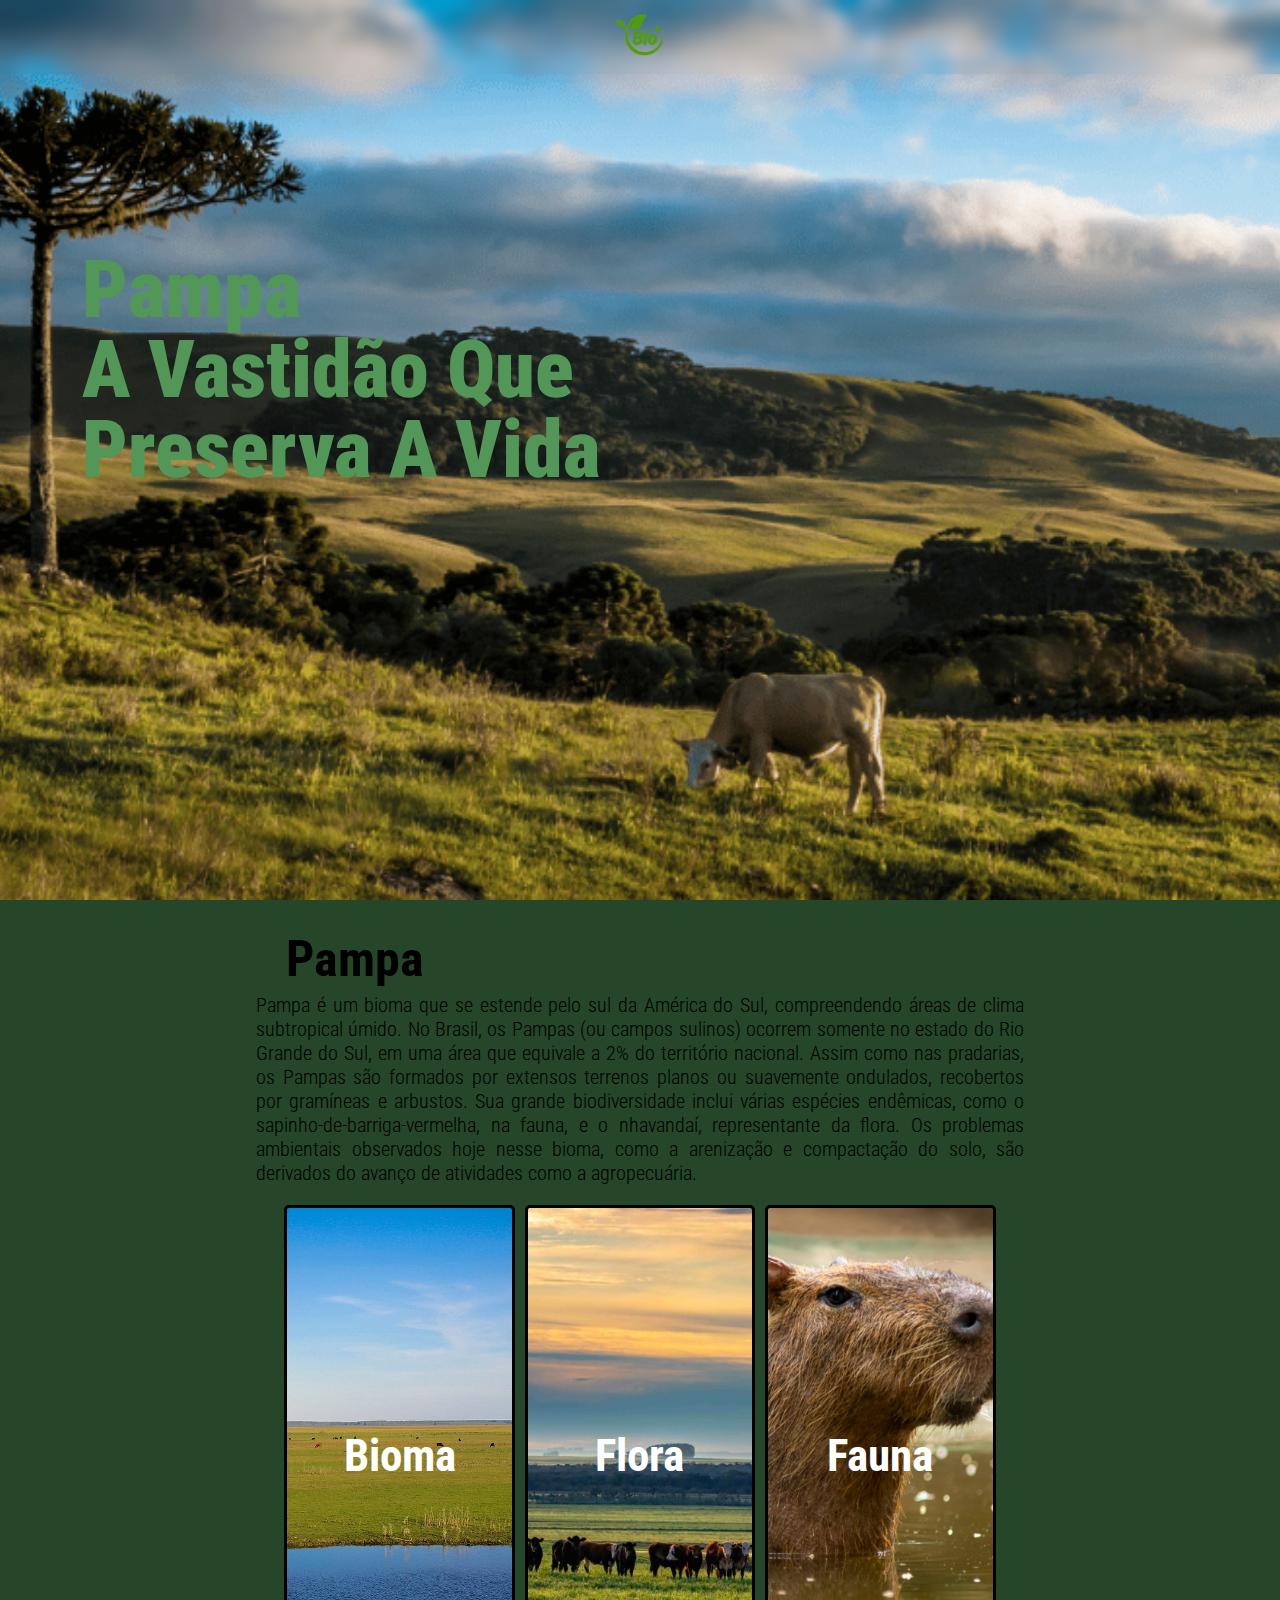
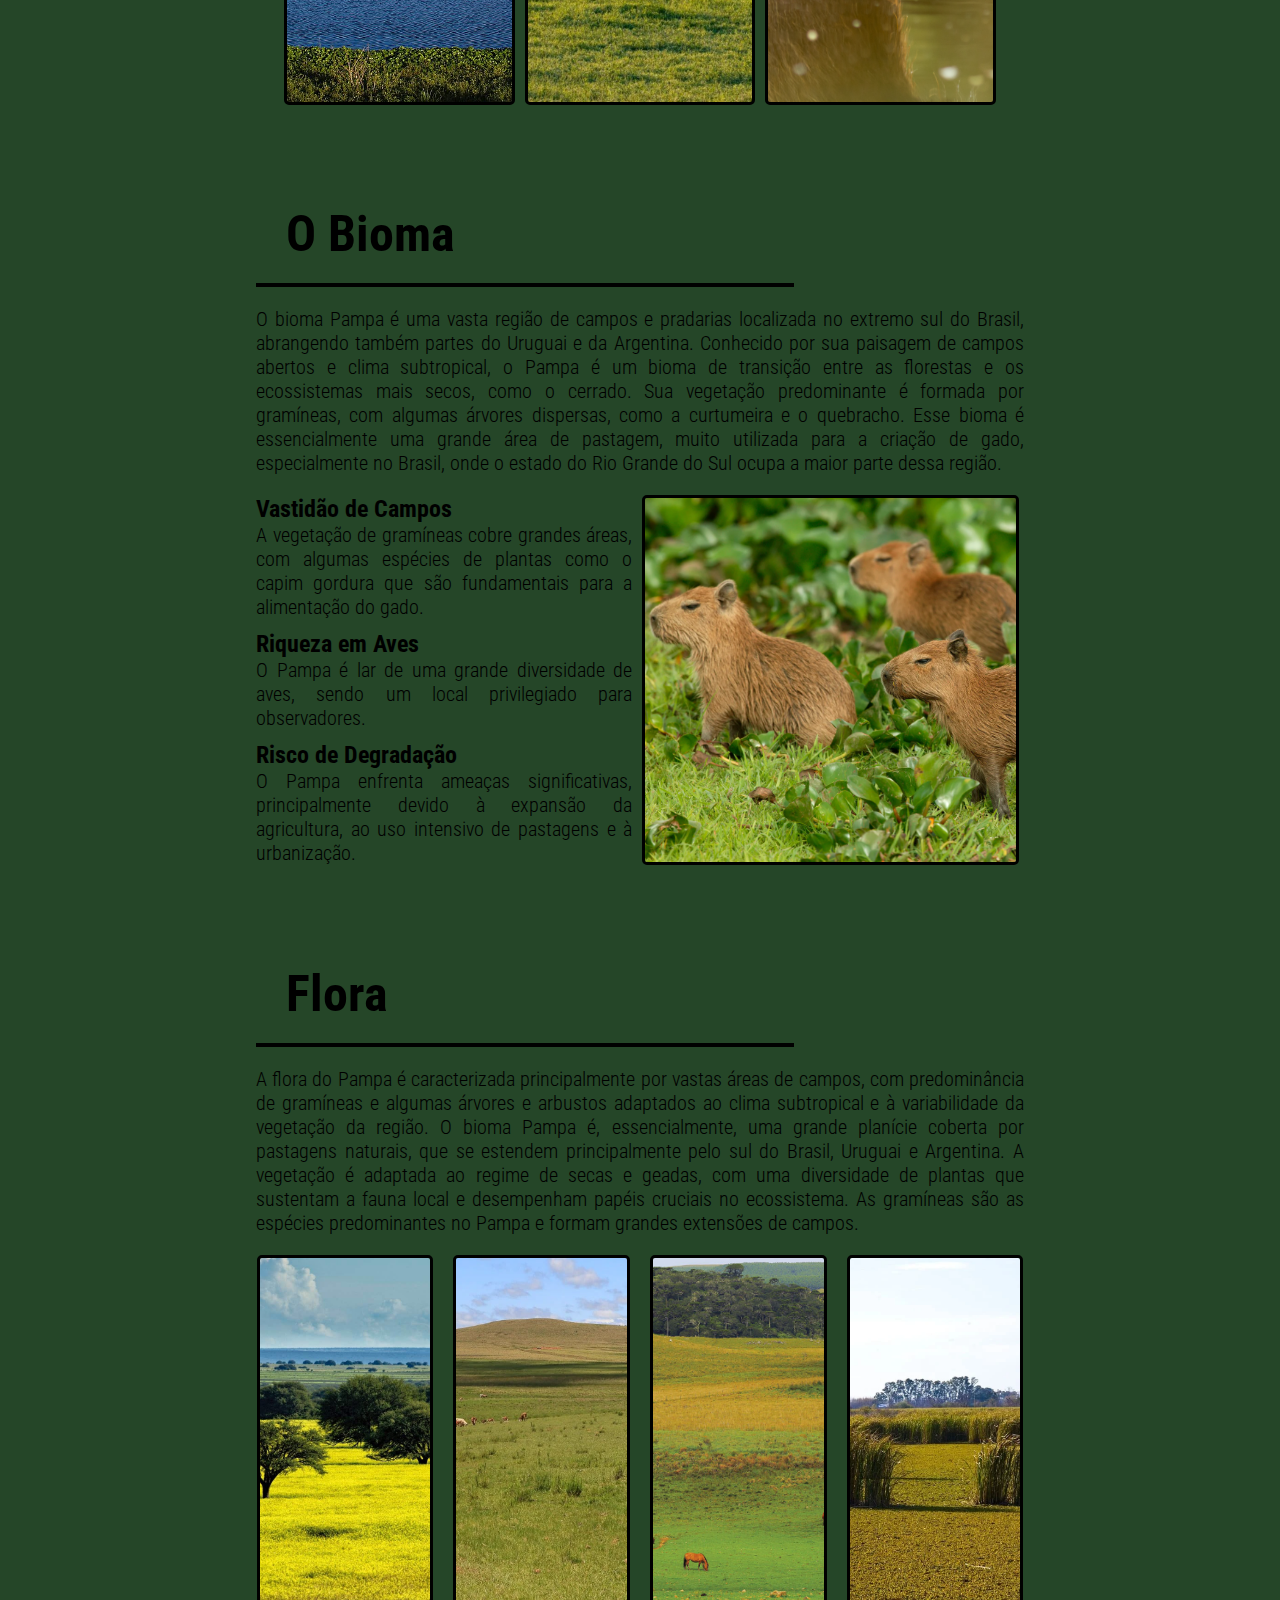
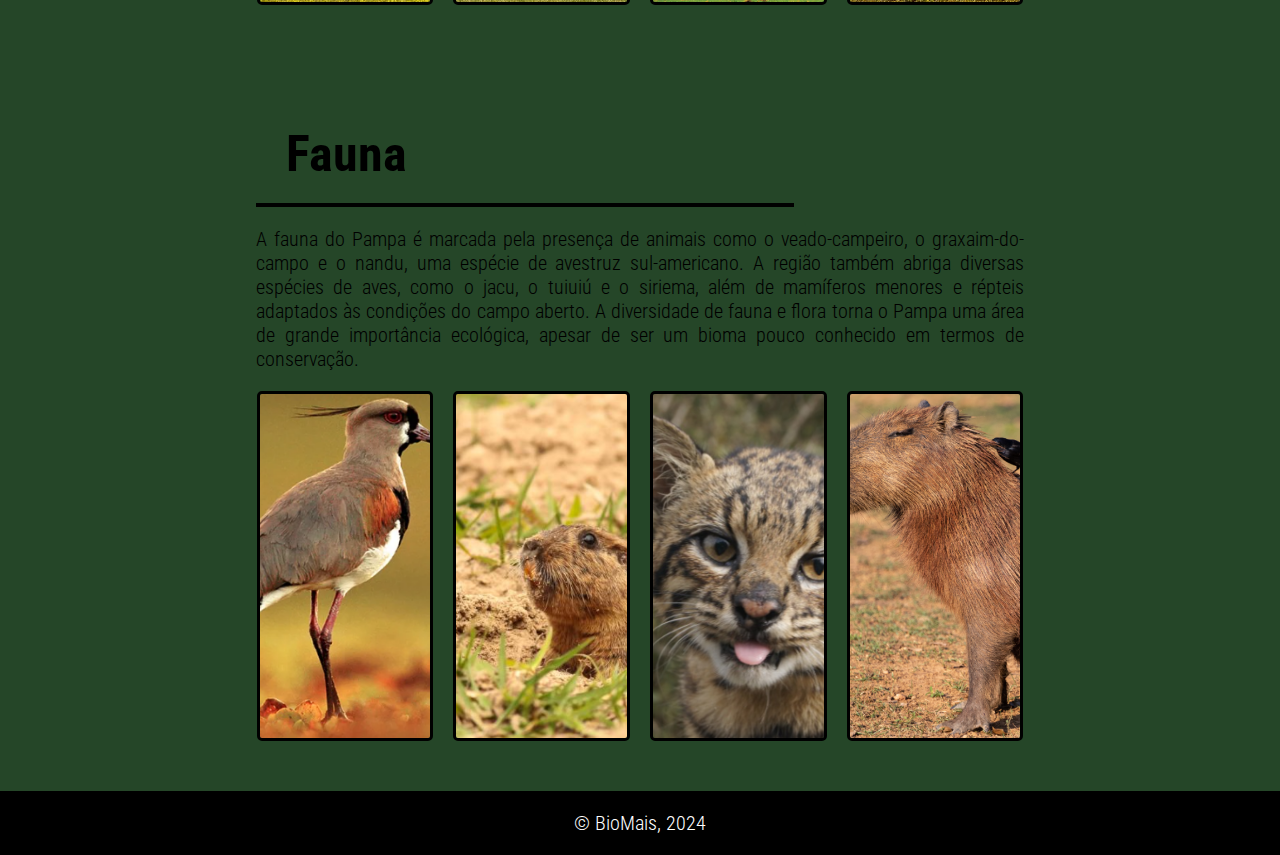
<file: pages/biomas/pampa.html>
<!DOCTYPE html>
<html lang="en">

<head>
    <meta charset="UTF-8" />
    <meta name="viewport" content="width=device-width, initial-scale=1.0" />
    <link rel="shortcut icon" href="../../img/BioMais-icon.png" type="image/x-icon" />
    <title>BioMais</title>
    <link rel="stylesheet" href="../../css/style2.css" />
    <link rel="stylesheet" href="../../css/biomas.css" />
</head>
<style>
    .parallax {
        background: url(../../img/biomas/Pampa/banner.png) no-repeat center fixed;
        background-size: cover;
    }
    .imgBFF:nth-child(1) {
        background-image: url(../../img/biomas/Pampa/01.jpg);
        background-position: center;
        background-repeat: no-repeat;
        background-size: cover;
    }
    .imgBFF:nth-child(2) {
        background-image: url(../../img/biomas/Pampa/02.jpg);
        background-position: center;
        background-repeat: no-repeat;
        background-size: cover;
    }
    .imgBFF:nth-child(3) {
        background-image: url(../../img/biomas/Pampa/03.png);
        background-position: center;
        background-repeat: no-repeat;
        background-size: cover;
    }
</style>
<body>
    <div class="parallax">
        <nav class="navbar">
            <a href="../../index.html"><img src="../../img/BioMais-icon.png" width="25px" /></a>
        </nav>

        <header class="header">
            <h1>
                Pampa <br />
                A Vastidão Que <br />
                Preserva A Vida
            </h1>
        </header>

        <main>
            <h1>Pampa</h1>
            <p>
                Pampa é um bioma que se estende pelo sul da América do Sul,
                compreendendo áreas de clima subtropical úmido. No Brasil, os Pampas
                (ou campos sulinos) ocorrem somente no estado do Rio Grande do Sul, em
                uma área que equivale a 2% do território nacional. Assim como nas
                pradarias, os Pampas são formados por extensos terrenos planos ou
                suavemente ondulados, recobertos por gramíneas e arbustos. Sua grande
                biodiversidade inclui várias espécies endêmicas, como o
                sapinho-de-barriga-vermelha, na fauna, e o nhavandaí, representante da
                flora. Os problemas ambientais observados hoje nesse bioma, como a
                arenização e compactação do solo, são derivados do avanço de
                atividades como a agropecuária.
            </p>

            <section class="imgsBFF">
                <a href="#Bioma" class="imgBFF">
                    <h2>Bioma</h2>
                </a>
                <a href="#Flora" class="imgBFF">
                    <h2>Flora</h2>
                </a>
                <a href="#Fauna" class="imgBFF">
                    <h2>Fauna</h2>
                </a>
            </section>

            <div class="invisivel" id="Bioma"></div>
            <h1>O Bioma</h1>
            <hr>
            <p>O bioma Pampa é uma vasta região de campos e pradarias localizada no extremo sul do Brasil, abrangendo também partes do Uruguai e da Argentina. Conhecido por sua paisagem de campos abertos e clima subtropical, o Pampa é um bioma de transição entre as florestas e os ecossistemas mais secos, como o cerrado. Sua vegetação predominante é formada por gramíneas, com algumas árvores dispersas, como a curtumeira e o quebracho. Esse bioma é essencialmente uma grande área de pastagem, muito utilizada para a criação de gado, especialmente no Brasil, onde o estado do Rio Grande do Sul ocupa a maior parte dessa região.</p>
            <section class="biomaDescription">
                <div class="biomaDescription-text">
                    <h2>Vastidão de Campos</h2>
                    <p>A vegetação de gramíneas cobre grandes áreas, com algumas espécies de plantas como o capim gordura que são fundamentais para a alimentação do gado.</p>
                </div>
                <div class="biomaDescription-text">
                    <h2>Riqueza em Aves</h2>
                    <p> O Pampa é lar de uma grande diversidade de aves, sendo um local privilegiado para observadores. </p>
                </div>
                <div class="biomaDescription-text">
                    <h2>Risco de Degradação</h2>
                    <p>O Pampa enfrenta ameaças significativas, principalmente devido à expansão da agricultura, ao uso intensivo de pastagens e à urbanização. </p>
                </div>
                <img src="../../img/biomas/Pampa/04.png">
            </section>

            <div class="invisivel" id="Flora"></div>
            <h1>Flora</h1>
            <hr>
            <p>A flora do Pampa é caracterizada principalmente por vastas áreas de campos, com predominância de gramíneas e algumas árvores e arbustos adaptados ao clima subtropical e à variabilidade da vegetação da região. O bioma Pampa é, essencialmente, uma grande planície coberta por pastagens naturais, que se estendem principalmente pelo sul do Brasil, Uruguai e Argentina. A vegetação é adaptada ao regime de secas e geadas, com uma diversidade de plantas que sustentam a fauna local e desempenham papéis cruciais no ecossistema.
                As gramíneas são as espécies predominantes no Pampa e formam grandes extensões de campos.
                
                </p>
            <section class="flora-faunaImgs">
                <img src="../../img/biomas/Pampa/05.png">
                <img src="../../img/biomas/Pampa/06.png">
                <img src="../../img/biomas/Pampa/07.png">
                <img src="../../img/biomas/Pampa/08.png">
            </section>

            <div class="invisivel" id="Fauna"></div>
            <h1>Fauna</h1>
            <hr>
            <p>A fauna do Pampa é marcada pela presença de animais como o veado-campeiro, o graxaim-do-campo e o nandu, uma espécie de avestruz sul-americano. A região também abriga diversas espécies de aves, como o jacu, o tuiuiú e o siriema, além de mamíferos menores e répteis adaptados às condições do campo aberto. A diversidade de fauna e flora torna o Pampa uma área de grande importância ecológica, apesar de ser um bioma pouco conhecido em termos de conservação.
            </p>
            <section class="flora-faunaImgs">
                <img src="../../img/biomas/Pampa/10.png">
                <img src="../../img/biomas/Pampa/11.png">
                <img src="../../img/biomas/Pampa/12.png">
                <img src="../../img/biomas/Pampa/13.png">
            </section>
        </main>

        <footer>
            <p>&copy; BioMais, 2024</p>
        </footer>
    </div>
</body>

</html>
</file>
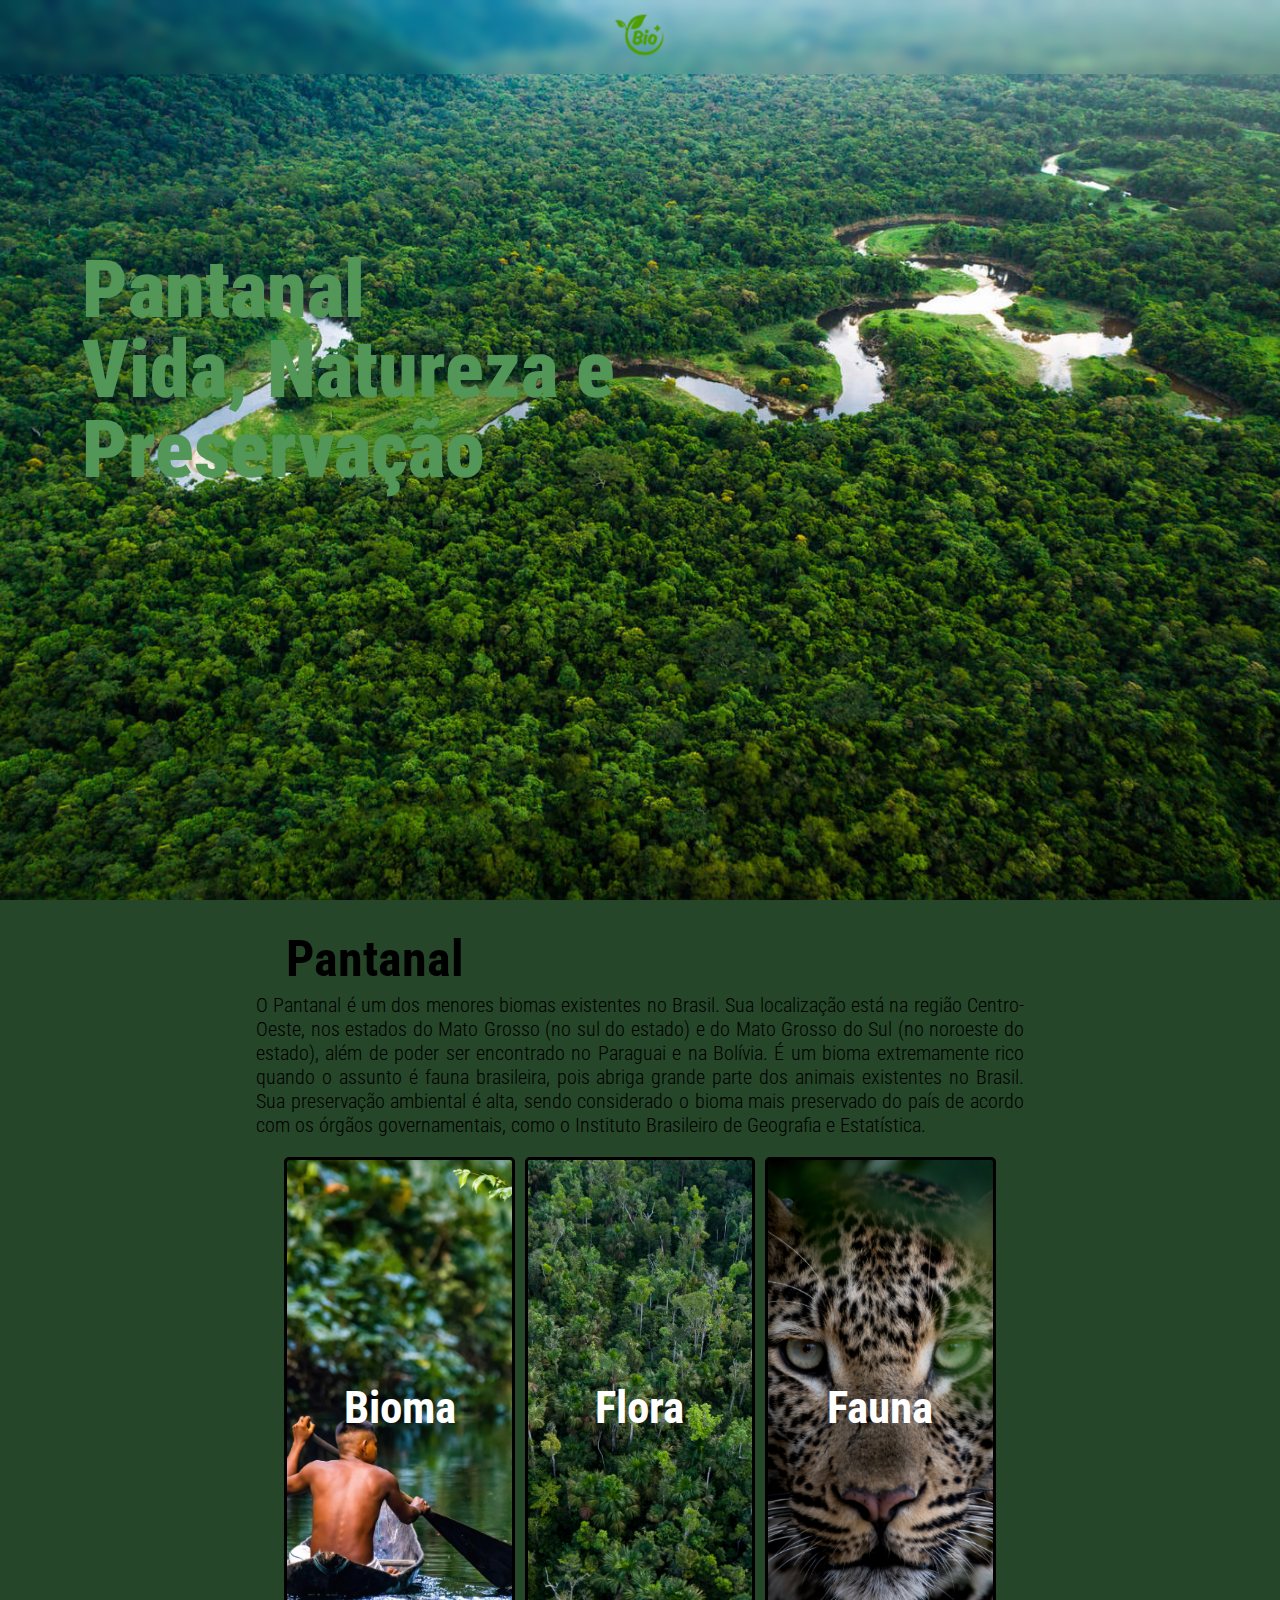
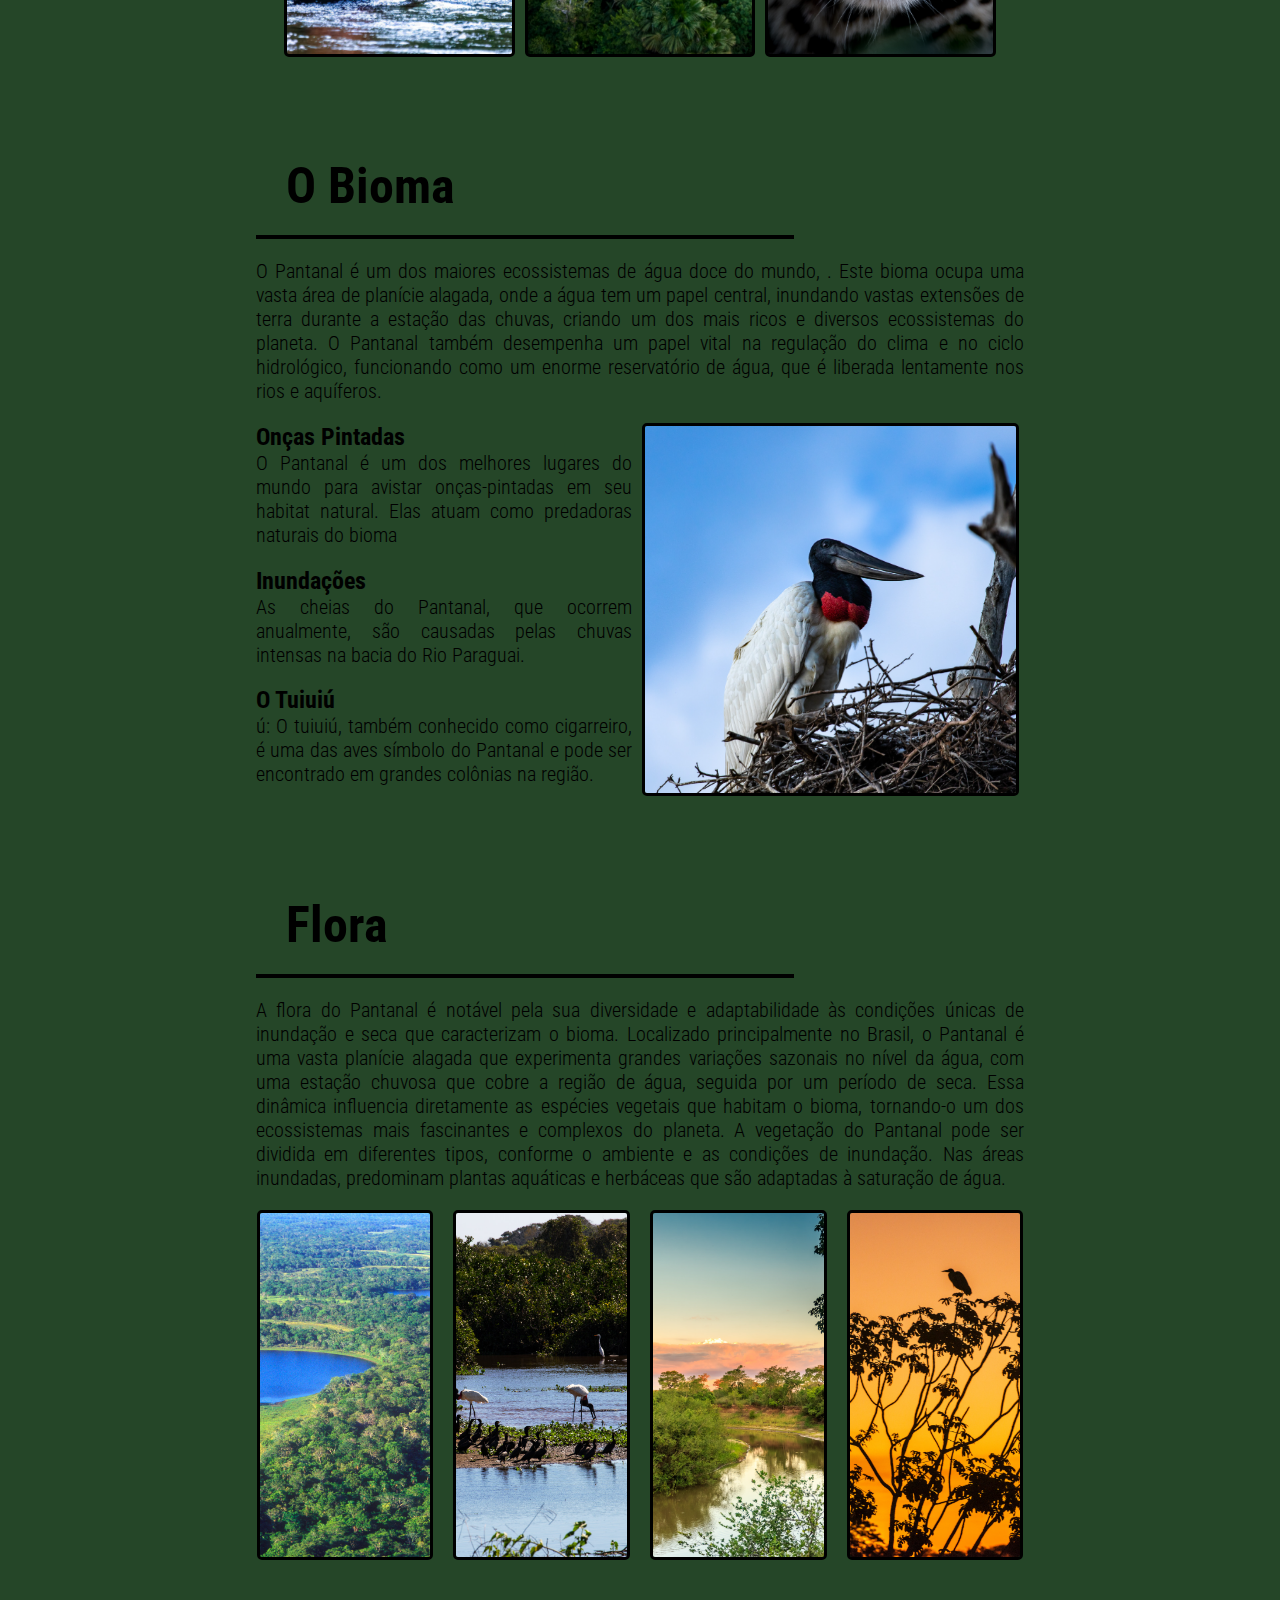
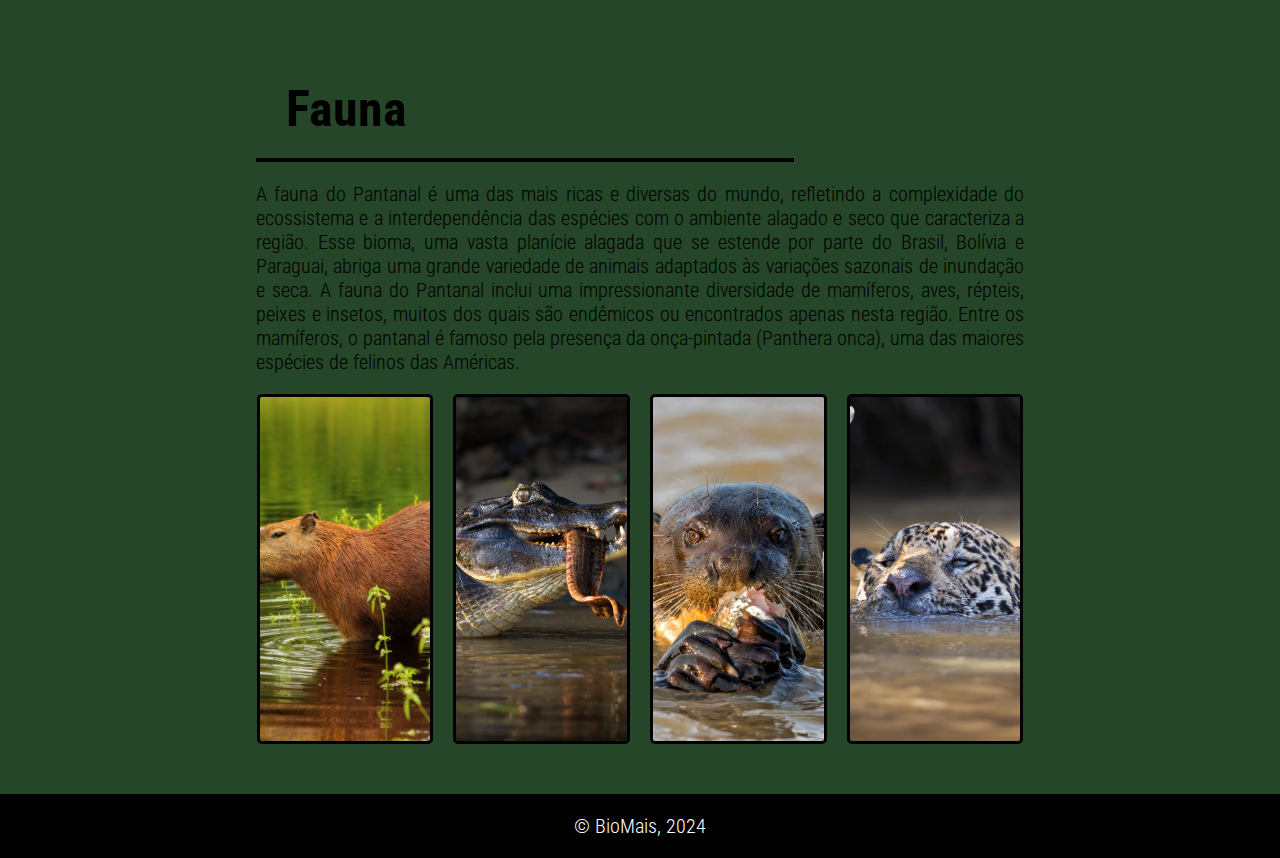
<file: pages/biomas/pantanal.html>
<!DOCTYPE html>
<html lang="en">

<head>
    <meta charset="UTF-8" />
    <meta name="viewport" content="width=device-width, initial-scale=1.0" />
    <link rel="shortcut icon" href="../../img/BioMais-icon.png" type="image/x-icon" />
    <title>BioMais</title>
    <link rel="stylesheet" href="../../css/style2.css" />
    <link rel="stylesheet" href="../../css/biomas.css" />
</head>
<style>
    .parallax {
        background: url(../../img/biomas/Amazônia/banner.jpg) no-repeat center fixed;
        background-size: cover;
    }
    .imgBFF:nth-child(1) {
        background-image: url(../../img/biomas/Amazônia/01.png);
        background-position: center;
        background-repeat: no-repeat;
        background-size: cover;
    }
    .imgBFF:nth-child(2) {
        background-image: url(../../img/biomas/Amazônia/02.png);
        background-position: center;
        background-repeat: no-repeat;
        background-size: cover;
    }
    .imgBFF:nth-child(3) {
        background-image: url(../../img/biomas/Amazônia/03.png);
        background-position: center;
        background-repeat: no-repeat;
        background-size: cover;
    }
</style>
<body>
    <div class="parallax">
        <nav class="navbar">
            <a href="../../index.html"><img src="../../img/BioMais-icon.png" width="25px" /></a>
        </nav>

        <header class="header">
            <h1>
                Pantanal <br>
Vida, Natureza e <br>
 Preservação
            </h1>
        </header>

        <main>
            <h1> Pantanal</h1>
            <p>O Pantanal é um dos menores biomas existentes no Brasil. Sua localização está na região Centro-Oeste, nos estados do Mato Grosso (no sul do estado) e do Mato Grosso do Sul (no noroeste do estado), além de poder ser encontrado no Paraguai e na Bolívia.

                É um bioma extremamente rico quando o assunto é fauna brasileira, pois abriga grande parte dos animais existentes no Brasil. Sua preservação ambiental é alta, sendo considerado o bioma mais preservado do país de acordo com os órgãos governamentais, como o Instituto Brasileiro de Geografia e Estatística.
                
                </p>

            <section class="imgsBFF">
                <a href="#Bioma" class="imgBFF">
                    <h2>Bioma</h2>
                </a>
                <a href="#Flora" class="imgBFF">
                    <h2>Flora</h2>
                </a>
                <a href="#Fauna" class="imgBFF">
                    <h2>Fauna</h2>
                </a>
            </section>

            <div class="invisivel" id="Bioma"></div>
            <h1>O Bioma</h1>
            <hr>
            <p>O Pantanal é um dos maiores ecossistemas de água doce do mundo, . Este bioma ocupa uma vasta área de planície alagada, onde a água tem um papel central, inundando vastas extensões de terra durante a estação das chuvas, criando um dos mais ricos e diversos ecossistemas do planeta.  O Pantanal também desempenha um papel vital na regulação do clima e no ciclo hidrológico, funcionando como um enorme reservatório de água, que é liberada lentamente nos rios e aquíferos.</p>
            <section class="biomaDescription">
                <div class="biomaDescription-text">
                    <h2>Onças Pintadas</h2>
                    <p>O Pantanal é um dos melhores lugares do mundo para avistar onças-pintadas em seu habitat natural. Elas atuam como predadoras naturais do bioma</p>
                </div>
                <div class="biomaDescription-text">
                    <h2>Inundações</h2>
                    <p>As cheias do Pantanal, que ocorrem anualmente, são causadas pelas chuvas intensas na bacia do Rio Paraguai.</p>
                </div>
                <div class="biomaDescription-text">
                    <h2>O Tuiuiú</h2>
                    <p>ú: O tuiuiú, também conhecido como cigarreiro, é uma das aves símbolo do Pantanal e pode ser encontrado em grandes colônias na região. </p>
                </div>
                <img src="../../img/biomas/Pantanal/04.png">
            </section>

            <div class="invisivel" id="Flora"></div>
            <h1>Flora</h1>
            <hr>
            <p>A flora do Pantanal é notável pela sua diversidade e adaptabilidade às condições únicas de inundação e seca que caracterizam o bioma. Localizado principalmente no Brasil, o Pantanal é uma vasta planície alagada que experimenta grandes variações sazonais no nível da água, com uma estação chuvosa que cobre a região de água, seguida por um período de seca. Essa dinâmica influencia diretamente as espécies vegetais que habitam o bioma, tornando-o um dos ecossistemas mais fascinantes e complexos do planeta.
                A vegetação do Pantanal pode ser dividida em diferentes tipos, conforme o ambiente e as condições de inundação. Nas áreas inundadas, predominam plantas aquáticas e herbáceas que são adaptadas à saturação de água.
                
                </p>
            <section class="flora-faunaImgs">
                <img src="../../img/biomas/Pantanal/05.png">
                <img src="../../img/biomas/Pantanal/06.png">
                <img src="../../img/biomas/Pantanal/07.png">
                <img src="../../img/biomas/Pantanal/08.png">
            </section>

            <div class="invisivel" id="Fauna"></div>
            <h1>Fauna</h1>
            <hr>
            <p>A fauna do Pantanal é uma das mais ricas e diversas do mundo, refletindo a complexidade do ecossistema e a interdependência das espécies com o ambiente alagado e seco que caracteriza a região. Esse bioma, uma vasta planície alagada que se estende por parte do Brasil, Bolívia e Paraguai, abriga uma grande variedade de animais adaptados às variações sazonais de inundação e seca. A fauna do Pantanal inclui uma impressionante diversidade de mamíferos, aves, répteis, peixes e insetos, muitos dos quais são endêmicos ou encontrados apenas nesta região.
                Entre os mamíferos, o pantanal é famoso pela presença da onça-pintada (Panthera onca), uma das maiores espécies de felinos das Américas.
                
                </p>
            <section class="flora-faunaImgs">
                <img src="../../img/biomas/Pantanal/09.png">
                <img src="../../img/biomas/Pantanal/10.png">
                <img src="../../img/biomas/Pantanal/11.png">
                <img src="../../img/biomas/Pantanal/12.png">
            </section>
        </main>

        <footer>
            <p>&copy; BioMais, 2024</p>
        </footer>
    </div>
</body>

</html>
</file>
<file: css/style.css>
@import url('https://fonts.googleapis.com/css2?family=B612:ital,wght@0,400;0,700;1,400;1,700&family=Parkinsans:wght@300..800&display=swap');
@import url('https://fonts.googleapis.com/css2?family=Roboto+Condensed:ital,wght@0,100..900;1,100..900&display=swap');
@import url('https://fonts.googleapis.com/css2?family=Lexend:wght@100..900&display=swap');

* {
    margin: 0;
    padding: 0;
    box-sizing: border-box;
    font-family: "Roboto condensed"
}

body,
html {
    overflow-x: hidden;
    color: #fff;
    scroll-behavior: smooth;
}
::-webkit-scrollbar{
    width: 20px;
}

::-webkit-scrollbar-track{
    background: rgb(12 42 67); 
}
::-webkit-scrollbar-thumb{
    background-color: #25526e;
}

.parallax {
    background: linear-gradient(to bottom, rgba(92, 92, 92, 0.205), rgba(255, 255, 255, 0.1)), url(../img/parallax.jpg) no-repeat center center fixed;
    background-size: cover;
    min-height: 100vh;
    text-align: center;
}

.invisivel {
    height: 100px;
    width: 100px;
    background-color: transparent;
}

/* Navbar */
.navbar {
    position: fixed;
    top: 0;
    width: 100%;
    height: auto;
    display: flex;
    justify-content: center;
    padding: 10px 0;
    background: transparent;
    z-index: 1000;
    backdrop-filter: blur(6px);
}

.navbar ul {
    list-style: none;
    display: flex;
    gap: 20px;
    align-items: center;
}

.navbar a {
    color: #fff;
    text-decoration: none;
    font-weight: bold;
    transition: color 0.3s;
}

.navbar img {
    width: 50px;
}

.navbar a:hover {
    color: #1f8500;
    text-decoration: underline;
}

/* Header */
.header {
    padding: 50px 20px 50px;
    text-align: left;
    margin: auto;
    background-color: #00000002;
    width: 100vw;
    height: 100vh;
    cursor: default;

}


.header h1 {
    font-size: 170px;
    margin-bottom: 10px;
    color: rgb(0, 64, 83);
    font-weight: 900;
    line-height: 133px;
}



.header .description {
    line-height: 1.2;
    margin-bottom: 40px;
    max-width: 600px;
    font-size: 25px;
}

.info-boxes {
    display: flex;
    gap: 15px;
    margin-top: 20px;   
}

.info-box {
    background: rgba(255, 255, 255, 0.267);
    padding: 20px;
    border-radius: 5px;
    text-align: center;
    transition: all 0.5s ease;
    cursor: pointer;
}

.info-box:hover {
    background: rgba(255, 255, 255, 0.9);
    transform: scale(1.1);
    transition: all 0.5s ease;
}

.info-box h2 {
    font-size: 30px;
    color: rgb(255, 255, 255);
}

.info-box a {
    text-decoration: none;
}

hr {
    width: 100%;
    display: flex;
    justify-self: center;
    border-color: #1f8500;
}


.box {
    padding-top: 10px;
}

/* Carousel */
.carousel {
    display: flex;
    align-items: center;
    justify-content: center;
    gap: 10px;
    position: relative;
}

#carousel-view {
    width: 1300px;
    height: 450px;
    overflow: hidden;
    display: flex;
    justify-content: center;
    align-items: center;
    position: relative;
}

#carousel-container {
    display: flex;
    transition: 0.3s ease;
    position: relative;
    left: 0;
}

.carousel-item {
    width: 400px;
    height: 350px;
    background-color: #ddd;
    border-radius: 10px;
    display: flex;
    align-items: center;
    justify-content: center;
    text-align: center;
    font-size: 24px;
    color: #333;
    opacity: 0.5;
    filter: blur(2px);
    transform: scale(0.8);
    transition: transform 0.5s ease, opacity 0.5s ease;
    flex-shrink: 0;
    margin-left: 10px;
    margin-right: 10px;
    position: relative;
    left: 0;
    right: 0;
    cursor: default;
    z-index: 0;
}

.carousel-item .description {
    position: absolute;
    bottom: -40px;
    left: 50%;
    transform: translateX(-50%);
    width: 100%;
    color: #fff;
    font-size: 14px;
    display: none; /* Inicialmente escondida */
    transition: opacity 0.3s ease;
}

.carousel-item.focus .description {
    display: block; /* Mostra apenas o item focado */
    opacity: 1;
    z-index: 100;
}

.carousel-item img {
    width: 498px;
    height: 352px;
    border-radius: 10px;
    position: relative;
    top: 3px;
    object-fit: cover;
    box-shadow: black 0 0 10px 0px;
}

.bioma-name {
    position: absolute;
    bottom: 10px;
    left: 20px;
    color: white;
    font-size: 24px;
    font-weight: bold;
    background-color: rgba(0, 0, 0, 0.5);
    padding: 5px 10px;
    border-radius: 5px;
    text-shadow: 2px 2px 4px rgba(0, 0, 0, 0.7);
    backdrop-filter: blur(1px);
}


.carousel-item.focus {
    opacity: 1;
    transform: scale(1);
    filter: blur(0);
    cursor: pointer;
    z-index: 100;
}


.setas {
    font-family: "Parkinsans" ;
    font-size: 40px;
    cursor: pointer;
    background: none;
    border: none;
    color: white;
    transition: transform 0.3s ease;
}

.setas:hover {
    transform: scale(1.3);
}

h2#bioma.titulo {
    display: flex;
    align-items: center;
    justify-content: center;
    margin: auto;
    background-color: rgba(255, 255, 255, 0.651);
    width: 1250px;
    height: 50px;
    font-size: 40px;
    border-radius: 30px;
    color: rgb(255, 255, 255);
    font-weight: 500;
}

.galeriaVM h2 {
    display: flex;
    align-items: center;
    justify-content: center;
    margin: auto;
    background-color: rgba(255, 255, 255, 0.651);
    width: 100%;
    height: 50px;
    font-size: 40px;
    border-radius: 30px;
    color: rgb(0, 63, 26);
    font-weight: 500;
}

.titulo2 {
    display: flex;
    align-items: center;
    justify-content: center;
    margin: auto;
    background-color: rgb(0, 63, 26);
    width: 580px;
    height: 60px;
    font-size: 40px;
    border-radius: 30px;
    font-weight: 600;
    margin-bottom: 40px;
}


h2.porque {
    display: flex;
    align-items: center;
    justify-content: center;
    margin: auto;
    background-color: rgba(255, 255, 255, 0.651);
    width: 1250px;
    height: 50px;
    font-size: 40px;
    border-radius: 30px;
    color: rgb(255, 255, 255);
    font-weight: 500;
    margin-bottom: 40px;
    margin-top: 20px;
}

.porqueDoar{
    width: 1220px;
    margin: auto;
    display: grid;
    grid-template-columns: 1fr 1fr;
    align-items: center;
    margin-bottom: 20px;

    p{
        text-align: justify;
        max-width: 600px;
        margin-left: 69px;
        margin-right: 0px;
    }
    

    img {
        margin: auto;
        object-fit: cover;
        width: 500px;
        height: 500px;
        border-radius: 50%;
        box-shadow: black 0 0 5px 0;
    }
}

.texto-porqueDoar {
    display: flex;
    flex-direction: column;
    gap: 15px;
}

.titulo {
    
    margin: auto;
    font-size: 40px;
    margin-left: 150px;
    margin-right: 150px;
    padding: 10px 40px 10px 40px;
    /* color: #ffffff; */
    font-weight: 500;
    cursor: default;
    margin-top: 0px;
}



main {
    padding-top: 20px;
    background-color: #173E57;
    /* border-top: solid 2px #1f8500; */
}

.texto-container {
    width: 1220px;
    display: flex;
    justify-self: center;
    gap: 40px;
    text-align: justify;
    color: #ffffff;
    padding-bottom: 30px;
}


.texto-container .h2 {
    color: white
}

h2#SobreNos.titulo{
    display: flex;
    align-items: center;
    justify-content: center;
    margin: auto;
    background-color: rgba(255, 255, 255, 0.651);
    width: 1250px;
    height: 50px;
    font-size: 40px;
    border-radius: 40px;
    color: rgb(255, 255, 255);
    font-weight: 500;
    margin-bottom: 40px;
    margin-top: 40px;
}


/*GALERIA*/
.galeriaVM-container {
    display: flex;
    justify-content: center;
    align-items: center;
    width: 100%;
    height: 1000px;
    background-color: rgb(12 42 67);
}

.galeriaVM {
    display: grid;
    grid-template-columns: repeat(3, 400px);
    grid-template-rows: auto auto;
    gap: 10px;
    position: relative;
    grid-template-areas: "titulo titulo titulo" ". . ." ". . .";
}
#galeria{
    grid-area: titulo;
}

.galeriaVM img {
    width: 400px;
    height: 400px;
    border-radius: 15px;
    object-fit: cover;
    object-position: center;
}

.vejaMais {
    position: absolute;
    top: 20%;
    left: 0;
    right: 0;
    bottom: 0;
    background-image: linear-gradient(0deg, rgb(12 42 67) 20%, rgba(12, 42, 67, 0.801), transparent);
    backdrop-filter: blur(1px);
    color: #fff;
    font-size: 30px;
    text-align: center;
    display: flex;
    justify-content: center;
    align-items: center;
    border-radius: 15px;
    z-index: 10;
    height: 80%;
}

.vejaMais a {
    color: rgb(255, 255, 255);
    text-decoration: none;
    transition: all 0.5s ease;
    font-weight: 500;
}

.vejaMais a:hover {
    font-size: 50px;
    transition: all 0.5s ease;
}

.texto {
    font-size: 15px;
}



/*FORMULARIO DOACAO*/
.doacao-container {
    display: flex;
    justify-content: center;
}

.doacao-form {
    display: flex;
    flex-direction: column;
    text-align: left;
    width: 100vw;
    padding: 0 40vw 0 40vw;
    gap: 10px;
}

label {
    margin-bottom: -8px;
    font-family: "Lexend", sans-serif;
    position: relative;
    right: 25%;
    color: #ffffff;
}

input {
    position: relative;
    right: 25%;
    background-color: #fff;
    padding: 20px;
    width: 150%;
    font-size: 20px;
    font-family: "Roboto condensed";
    border: none;
    border-radius: 5px;
    font-family: "Lexend", sans-serif;
}

input[type="submit"] {
    right: 0;
    background-color: #238d02;
    width: 30%;
    align-self: center;
    cursor: pointer;
    transition: all 0.3s ease;
    text-align: center;
    font-size: 100%;
    margin-top: 30px;
    padding: 20px 0 20px 0;
    color: white;
}

input[type="submit"]:hover {
    background-color: #0e3a00;
    transition: all 0.3s ease;
}

input::placeholder {
    font-weight: 400;
    color: #186800;
    font-family: "Lexend", sans-serif;
}



/* Footer */
footer {
    display: flex;
    justify-content: center;
    align-items: center;
    padding: 20px;
    background-color: black;
}

footer p {
    font-size: 20px;
}


.social-links {
    display: flex;
    list-style: none;
    justify-content: center;
    gap: 20px;
    padding: 10px 0;
    color: white;
}

.social-links a {
    text-decoration: none;
}

.social-links img {
    width: 25px;
    height: 25px;
    filter: invert(100%);
}

.container {
    max-width: 1400px;
    margin-inline: auto;
}

.header-container {
    margin-top: 4%;
    margin-left: 100px;
}

.main2 {
    margin-top: 0px;
    margin-bottom: 150px;
}

@media (max-width:768px) {
    body {
        width: 768px;
    }

    .header {
        height: 500px;
    }

    .header-container {
        margin: 150px auto;
        position: relative;
        bottom: 100px;

        h1 {
            font-size: 140px;
            line-height: 110px;
            font-weight: 900;
        }

        p.description {
            font-size: 20px;
            max-width: 500px;
            padding-left: 6px;
        }

        .info-boxes {
            width: 650px;

            .info-box {
                height: 60px;
            }

            h2 {
                font-size: 22px;
                font-weight: 900;
            }
        }

    }

    .galeriaVM {
        padding-top: 100px;
        grid-template-columns: repeat(2, 300px);
        grid-template-areas: "titulo titulo" ". . " ". ." ". .";
        bottom: 30px;
    }

    .galeriaVM img {
        width: 290px;
        height: 290px;
        border-radius: 7px;
    }

    .galeriaVM-container{
        margin: auto;
        display: flex;
        gap: 20px;
        width: 100vw;
    }

    #carousel-container {
        margin: auto;
        width: fit-content;
    }

    .carousel-item img {
        width: 408px;
        height: 302px;
        border-radius: 10px;
        position: relative;
        top: 3px;
        object-fit: cover;
    }

    .carousel-item{
        height: 300px;
    }

    .box{
        margin: auto;
        width: 768px;
    }
    .vejaMais{
        left: -4px;

    }
    input {
        margin: auto;
        width: auto;
    }
    .doacao-form {
        width: 800px;
        margin: auto;

    }
    .doacao-container{
        margin: auto;
        text-align: center;
    }
    input[type="submit"] {
        width: 60%;
        padding: 15px 0 15px 0;
        margin-top: 20px;
    }
    .texto-container {
        display: flex;
        flex-direction: column;
        width: 500px;
        gap: 20px;
    }
    h2.porque {
        width: 728px;
        font-size: 30px;
    }
    .porqueDoar {
        width: 748px;
        img {
            width: 270px;
            height: 270px;
        }
    }
    .texto-porqueDoar {
        font-size: 13px;
        width: 450px;
        margin: auto;
        gap: 0;
        p {
            margin: auto;
            padding: 10px;
        }
    }
    h2#SobreNos.titulo {
        width: 728px;
        font-size: 30px;
    }
    .texto {
        margin: auto;
        font-size: 13px;
        display: flex;
        justify-content: center;
    }

    .texto p {
        width: 728px;
        margin: auto;
        position: relative;
        right: 114px;
    } 
    .sobre {
        display: flex;
        flex-direction: column;
        align-items: center;
        justify-content: center;
    }
}
</file>
<file: css/style2.css>
@import url('https://fonts.googleapis.com/css2?family=B612:ital,wght@0,400;0,700;1,400;1,700&family=Parkinsans:wght@300..800&display=swap');
@import url('https://fonts.googleapis.com/css2?family=Roboto+Condensed:ital,wght@0,100..900;1,100..900&display=swap');
@import url('https://fonts.googleapis.com/css2?family=Lexend:wght@100..900&display=swap');

* {
    margin: 0;
    padding: 0;
    box-sizing: border-box;
    font-family: "Roboto condensed"
}

body,
html {
    overflow-x: hidden;
    color: #fff;
    scroll-behavior: smooth;
}
::-webkit-scrollbar{
    width: 20px;
}

::-webkit-scrollbar-track{
    background: rgb(12 42 67); 
}
::-webkit-scrollbar-thumb{
    background-color: #25526e;
}

.parallax {
    background: linear-gradient(to bottom, rgba(92, 92, 92, 0.205), rgba(255, 255, 255, 0.1)), url(../img/parallax.jpg) no-repeat center center fixed;
    background-size: cover;
    min-height: 100vh;
    text-align: center;
}

.invisivel {
    height: 100px;
    width: 100px;
    background-color: transparent;
}

/* Navbar */
.navbar {
    position: fixed;
    top: 0;
    width: 100%;
    height: auto;
    display: flex;
    justify-content: center;
    padding: 10px 0;
    background: transparent;
    z-index: 1000;
    backdrop-filter: blur(6px);
}

.navbar ul {
    list-style: none;
    display: flex;
    gap: 20px;
    align-items: center;
}

.navbar a {
    color: #fff;
    text-decoration: none;
    font-weight: bold;
    transition: color 0.3s;
}

.navbar img {
    width: 50px;
}

.navbar a:hover {
    color: #1f8500;
    text-decoration: underline;
}

/* Header */
.header {
    padding: 50px 20px 50px;
    text-align: left;
    margin: auto;
    background-color: #00000002;
    width: 100vw;
    height: 100vh;
    cursor: default;

}


.header h1 {
    font-size: 170px;
    margin-bottom: 10px;
    color: rgb(0, 64, 83);
    font-weight: 900;
    line-height: 133px;
}



.header .description {
    line-height: 1.2;
    margin-bottom: 40px;
    max-width: 600px;
    font-size: 25px;
}

.info-boxes {
    display: flex;
    gap: 15px;
    margin-top: 20px;   
}

.info-box {
    background: rgba(255, 255, 255, 0.267);
    padding: 20px;
    border-radius: 5px;
    text-align: center;
    transition: all 0.5s ease;
    cursor: pointer;
}

.info-box:hover {
    background: rgba(255, 255, 255, 0.9);
    transform: scale(1.1);
    transition: all 0.5s ease;
}

.info-box h2 {
    font-size: 30px;
    color: rgb(255, 255, 255);
}

.info-box a {
    text-decoration: none;
}

hr {
    width: 100%;
    display: flex;
    justify-self: center;
    border-color: #1f8500;
}


.box {
    padding-top: 10px;
}

/* Carousel */
.carousel {
    display: flex;
    align-items: center;
    justify-content: center;
    gap: 10px;
    position: relative;
}

#carousel-view {
    width: 1300px;
    height: 450px;
    overflow: hidden;
    display: flex;
    justify-content: center;
    align-items: center;
    position: relative;
}

#carousel-container {
    display: flex;
    transition: 0.3s ease;
    position: relative;
    left: 0;
}

.carousel-item {
    width: 400px;
    height: 350px;
    background-color: #ddd;
    border-radius: 10px;
    display: flex;
    align-items: center;
    justify-content: center;
    text-align: center;
    font-size: 24px;
    color: #333;
    opacity: 0.5;
    filter: blur(2px);
    transform: scale(0.8);
    transition: transform 0.5s ease, opacity 0.5s ease;
    flex-shrink: 0;
    margin-left: 10px;
    margin-right: 10px;
    position: relative;
    left: 0;
    right: 0;
    cursor: default;
    z-index: 0;
}

.carousel-item .description {
    position: absolute;
    bottom: -40px;
    left: 50%;
    transform: translateX(-50%);
    width: 100%;
    color: #fff;
    font-size: 14px;
    display: none; /* Inicialmente escondida */
    transition: opacity 0.3s ease;
}

.carousel-item.focus .description {
    display: block; /* Mostra apenas o item focado */
    opacity: 1;
    z-index: 100;
}

.carousel-item img {
    width: 498px;
    height: 352px;
    border-radius: 10px;
    position: relative;
    top: 3px;
    object-fit: cover;
    box-shadow: black 0 0 10px 0px;
}

.bioma-name {
    position: absolute;
    bottom: 10px;
    left: 20px;
    color: white;
    font-size: 24px;
    font-weight: bold;
    background-color: rgba(0, 0, 0, 0.5);
    padding: 5px 10px;
    border-radius: 5px;
    text-shadow: 2px 2px 4px rgba(0, 0, 0, 0.7);
    backdrop-filter: blur(1px);
}


.carousel-item.focus {
    opacity: 1;
    transform: scale(1);
    filter: blur(0);
    cursor: pointer;
    z-index: 100;
}


.setas {
    font-family: "Parkinsans" ;
    font-size: 40px;
    cursor: pointer;
    background: none;
    border: none;
    color: white;
    transition: transform 0.3s ease;
}

.setas:hover {
    transform: scale(1.3);
}

h2#bioma.titulo {
    display: flex;
    align-items: center;
    justify-content: center;
    margin: auto;
    background-color: rgba(255, 255, 255, 0.651);
    width: 1250px;
    height: 50px;
    font-size: 40px;
    border-radius: 30px;
    color: rgb(255, 255, 255);
    font-weight: 500;
}

.galeriaVM h2 {
    display: flex;
    align-items: center;
    justify-content: center;
    margin: auto;
    background-color: rgba(255, 255, 255, 0.651);
    width: 100%;
    height: 50px;
    font-size: 40px;
    border-radius: 30px;
    color: rgb(0, 63, 26);
    font-weight: 500;
}

.titulo2 {
    display: flex;
    align-items: center;
    justify-content: center;
    margin: auto;
    background-color: rgb(0, 63, 26);
    width: 580px;
    height: 60px;
    font-size: 40px;
    border-radius: 30px;
    font-weight: 600;
    margin-bottom: 40px;
}


h2.porque {
    display: flex;
    align-items: center;
    justify-content: center;
    margin: auto;
    background-color: rgba(255, 255, 255, 0.651);
    width: 1250px;
    height: 50px;
    font-size: 40px;
    border-radius: 30px;
    color: rgb(255, 255, 255);
    font-weight: 500;
    margin-bottom: 40px;
    margin-top: 20px;
}

.porqueDoar{
    width: 1220px;
    margin: auto;
    display: grid;
    grid-template-columns: 1fr 1fr;
    align-items: center;
    margin-bottom: 20px;

    p{
        text-align: justify;
        max-width: 600px;
        margin-left: 69px;
        margin-right: 0px;
    }
    

    img {
        margin: auto;
        object-fit: cover;
        width: 500px;
        height: 500px;
        border-radius: 50%;
        box-shadow: black 0 0 5px 0;
    }
}

.texto-porqueDoar {
    display: flex;
    flex-direction: column;
    gap: 15px;
}

.titulo {
    
    margin: auto;
    font-size: 40px;
    margin-left: 150px;
    margin-right: 150px;
    padding: 10px 40px 10px 40px;
    /* color: #ffffff; */
    font-weight: 500;
    cursor: default;
    margin-top: 0px;
}



main {
    padding-top: 20px;
    background-color: #ffffff;
    /* border-top: solid 2px #1f8500; */
}

.texto-container {
    width: 1220px;
    display: flex;
    justify-self: center;
    gap: 40px;
    text-align: justify;
    color: #ffffff;
    padding-bottom: 30px;
}


.texto-container .h2 {
    color: white
}

h2#SobreNos.titulo{
    display: flex;
    align-items: center;
    justify-content: center;
    margin: auto;
    background-color: rgba(255, 255, 255, 0.651);
    width: 1250px;
    height: 50px;
    font-size: 40px;
    border-radius: 40px;
    color: rgb(255, 255, 255);
    font-weight: 500;
    margin-bottom: 40px;
    margin-top: 40px;
}


/*GALERIA*/
.galeriaVM-container {
    display: flex;
    justify-content: center;
    align-items: center;
    width: 100%;
    height: 1000px;
    background-color: rgb(12 42 67);
}

.galeriaVM {
    display: grid;
    grid-template-columns: repeat(3, 400px);
    grid-template-rows: auto auto;
    gap: 10px;
    position: relative;
    grid-template-areas: "titulo titulo titulo" ". . ." ". . .";
}
#galeria{
    grid-area: titulo;
}

.galeriaVM img {
    width: 400px;
    height: 400px;
    border-radius: 15px;
    object-fit: cover;
    object-position: center;
}

.vejaMais {
    position: absolute;
    top: 20%;
    left: 0;
    right: 0;
    bottom: 0;
    background-image: linear-gradient(0deg, rgb(12 42 67) 20%, rgba(12, 42, 67, 0.801), transparent);
    backdrop-filter: blur(1px);
    color: #fff;
    font-size: 30px;
    text-align: center;
    display: flex;
    justify-content: center;
    align-items: center;
    border-radius: 15px;
    z-index: 10;
    height: 80%;
}

.vejaMais a {
    color: rgb(255, 255, 255);
    text-decoration: none;
    transition: all 0.5s ease;
    font-weight: 500;
}

.vejaMais a:hover {
    font-size: 50px;
    transition: all 0.5s ease;
}

.texto {
    font-size: 15px;
}



/*FORMULARIO DOACAO*/
.doacao-container {
    display: flex;
    justify-content: center;
}

.doacao-form {
    display: flex;
    flex-direction: column;
    text-align: left;
    width: 100vw;
    padding: 0 40vw 0 40vw;
    gap: 10px;
}

label {
    margin-bottom: -8px;
    font-family: "Lexend", sans-serif;
    position: relative;
    right: 25%;
    color: #ffffff;
}

input {
    position: relative;
    right: 25%;
    background-color: #fff;
    padding: 20px;
    width: 150%;
    font-size: 20px;
    font-family: "Roboto condensed";
    border: none;
    border-radius: 5px;
    font-family: "Lexend", sans-serif;
}

input[type="submit"] {
    right: 0;
    background-color: #238d02;
    width: 30%;
    align-self: center;
    cursor: pointer;
    transition: all 0.3s ease;
    text-align: center;
    font-size: 100%;
    margin-top: 30px;
    padding: 20px 0 20px 0;
    color: white;
}

input[type="submit"]:hover {
    background-color: #0e3a00;
    transition: all 0.3s ease;
}

input::placeholder {
    font-weight: 400;
    color: #186800;
    font-family: "Lexend", sans-serif;
}



/* Footer */
footer {
    display: flex;
    justify-content: center;
    align-items: center;
    padding: 20px;
    background-color: black;
}

footer p {
    font-size: 20px;
}


.social-links {
    display: flex;
    list-style: none;
    justify-content: center;
    gap: 20px;
    padding: 10px 0;
    color: white;
}

.social-links a {
    text-decoration: none;
}

.social-links img {
    width: 25px;
    height: 25px;
    filter: invert(100%);
}

.container {
    max-width: 1400px;
    margin-inline: auto;
}

.header-container {
    margin-top: 230px;
    margin-left: 100px;
}

.main2 {
    margin-top: 0px;
    margin-bottom: 150px;
}

@media (max-width:768px) {
    body {
        width: 768px;
    }

    .header {
        height: 800px;
    }

    .header-container {
        margin: 150px auto;

        h1 {
            font-size: 140px;
            line-height: 110px;
            font-weight: 900;
        }

        p.description {
            font-size: 20px;
            max-width: 500px;
            padding-left: 6px;
        }

        .info-boxes {
            width: 650px;

            .info-box {
                height: 60px;
            }

            h2 {
                font-size: 22px;
                font-weight: 900;
            }
        }

    }

    .galeriaVM {
        padding-top: 100px;
        grid-template-columns: repeat(2, 300px);
        grid-template-areas: "titulo titulo" ". . " ". ." ". .";
        bottom: 30px;
    }

    .galeriaVM img {
        width: 290px;
        height: 290px;
        border-radius: 7px;
    }

    .galeriaVM-container{
        margin: auto;
        display: flex;
        gap: 20px;
        width: 100vw;
    }

    #carousel-container {
        margin: auto;
        width: fit-content;
    }

    .carousel-item img {
        width: 408px;
        height: 302px;
        border-radius: 10px;
        position: relative;
        top: 3px;
        object-fit: cover;
    }

    .carousel-item{
        height: 300px;
    }

    .box{
        margin: auto;
        width: 768px;
    }
    .vejaMais{
        left: -4px;

    }
    input {
        margin: auto;
        width: auto;
    }
    .doacao-form {
        width: 800px;
        margin: auto;

    }
    .doacao-container{
        margin: auto;
        text-align: center;
    }
    input[type="submit"] {
        width: 60%;
        padding: 15px 0 15px 0;
        margin-top: 20px;
    }
    .texto-container {
        display: flex;
        flex-direction: column;
        width: 500px;
        gap: 20px;
    }
}
</file>
<file: css/biomas.css>
.parallax{
    min-height: 100vh;
}

.header h1{
    font-size: 80px;
    line-height: 80px;
    margin-left: 5%;
    position: relative;
    top: 25%;
    color: #529758;
   
}

main{
    padding: 30px 20% 30px;
    background-color: #254628;
}

h1{
    font-size: 50px;
    text-align: left;
    margin: 0 0 5px 30px;
    color: black;
}

h2{
    color: black;
    text-align: left;
}

hr {
    border: solid 2px black;
    width: 70%;
    justify-self: start;
    margin: 20px 0;
}

p{
    font-size: 20px;
    text-align: justify;
    color: black;
    font-weight: 300;
}

.imgsBFF {
    margin-top: 20px;
    display: grid;
    grid-template-columns: repeat(3, 30%);
    gap: 10px;
    justify-content: center;
}

.imgBFF {
    display: flex;
    align-items: center;
    justify-content: center;
    height: 500px;
    font-size: 30px;
    width: auto;
    border: solid 3px black;
    border-radius: 5px;
    transition: 0.3s all ease;
    text-decoration: none;
}
.imgBFF h2{
    color: white;
}
.imgBFF:hover{
    font-size: 35px;
    transition: 0.3s all ease;
    cursor: pointer;
}

.biomaDescription{
    display: grid;
    grid-template-columns: repeat(2, 49%);
    gap: 10px;
    grid-template-areas: ". img" ". img" ". img";
    margin-top: 20px;
}

.biomaDescription img{
    grid-area: img;
    border: solid black 3px;
    border-radius: 5px;
    width: 100%;
    object-fit: cover;
}

.flora-faunaImgs{
    display: grid;
    grid-template-columns: repeat(4, 23%);
    gap: 20px;
    justify-content: center;
    margin: 20px 0;
}
.flora-faunaImgs img{
    height: 350px;
    border: solid 3px black;
    border-radius: 5px;
    width: 100%;
    object-fit: cover;
}


footer p{
    color: white;
    font-size: 20px;
}
</file>
